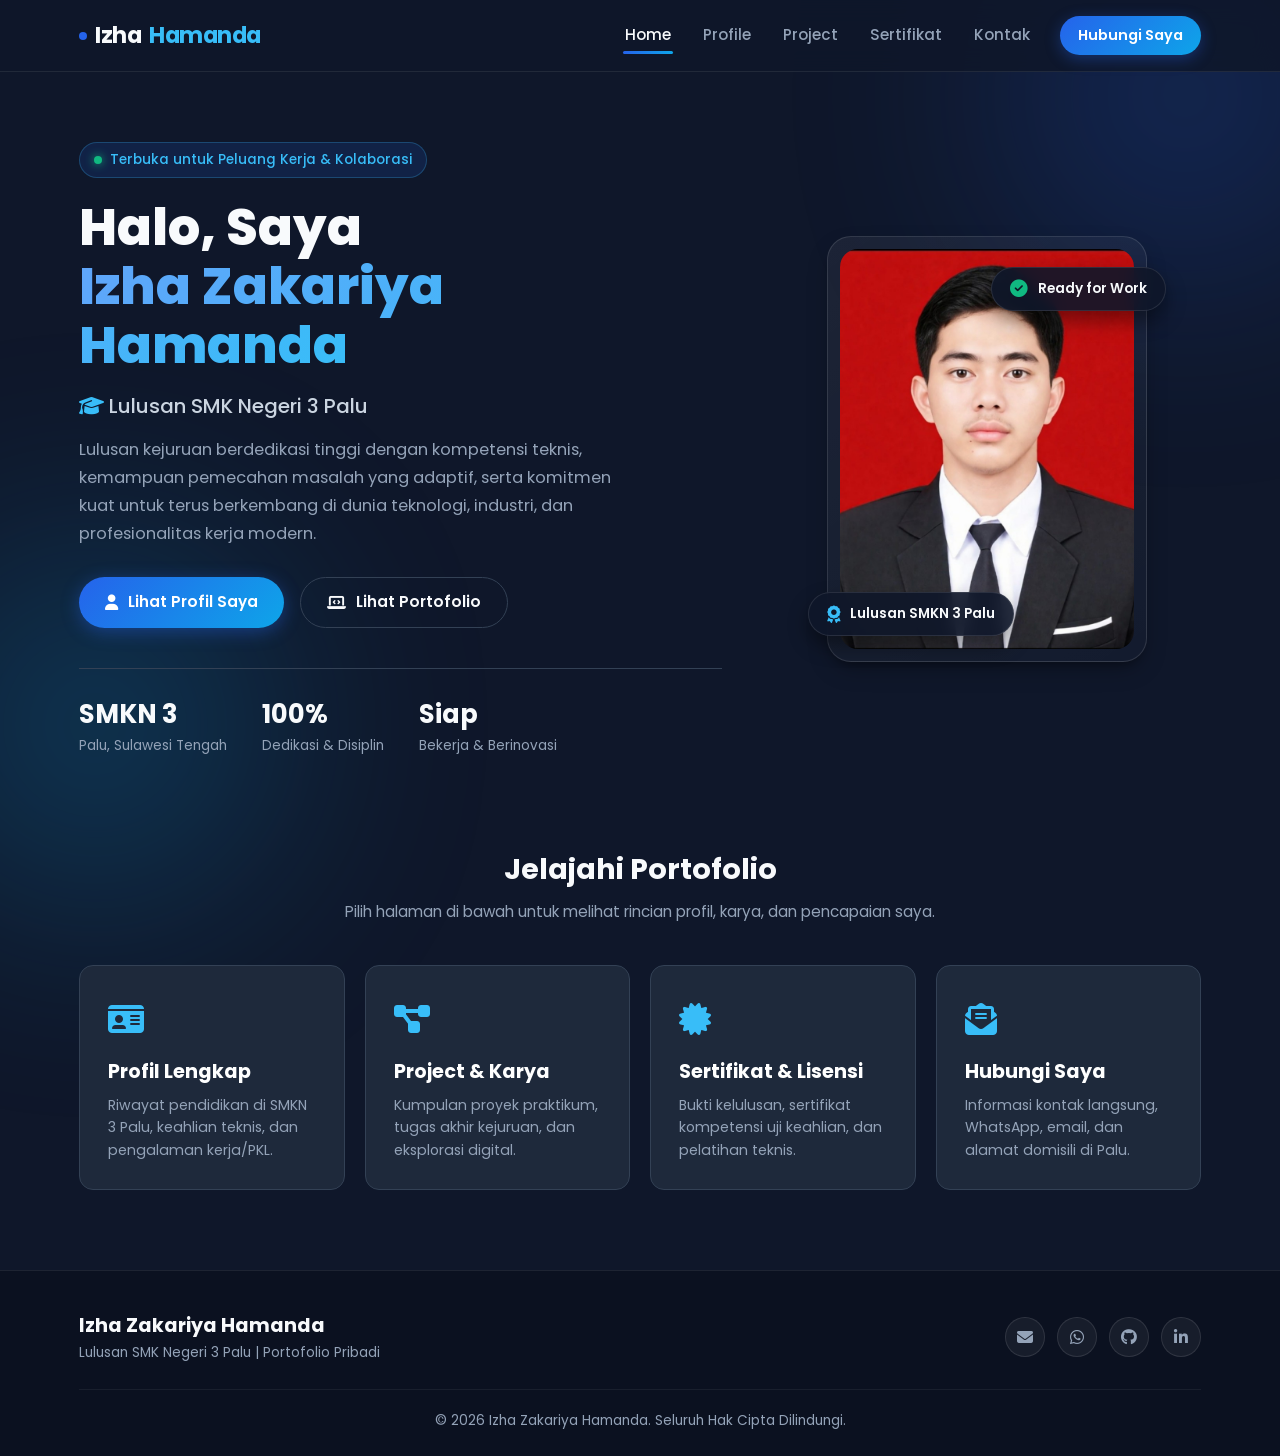
<file: index.html>
﻿<!DOCTYPE html>
<html lang="id">
<head>
  <meta charset="UTF-8">
  <meta name="viewport" content="width=device-width, initial-scale=1.0">
  <title>Izha Zakariya Hamanda | Portofolio Pribadi</title>
  <style>
/* ===================================================================
   PORTFOLIO - IZHA ZAKARIYA HAMANDA
   Lulusan SMK Negeri 3 Palu
   =================================================================== */

:root {
  --primary: #2563eb;
  --primary-hover: #1d4ed8;
  --primary-light: rgba(37, 99, 235, 0.1);
  --secondary: #0ea5e9;
  --dark-bg: #0f172a;
  --card-bg: #1e293b;
  --card-border: #334155;
  --text-main: #f8fafc;
  --text-muted: #94a3b8;
  --accent: #38bdf8;
  --success: #10b981;
  --radius-sm: 8px;
  --radius-md: 14px;
  --radius-lg: 20px;
  --shadow: 0 10px 25px -5px rgba(0, 0, 0, 0.3), 0 8px 10px -6px rgba(0, 0, 0, 0.3);
  --transition: all 0.3s ease;
  --font-family: 'Poppins', -apple-system, BlinkMacSystemFont, 'Segoe UI', Roboto, sans-serif;
}

* {
  margin: 0;
  padding: 0;
  box-sizing: border-box;
}

body {
  font-family: var(--font-family);
  background-color: var(--dark-bg);
  color: var(--text-main);
  line-height: 1.6;
  min-height: 100vh;
  display: flex;
  flex-direction: column;
  overflow-x: hidden;
}

/* Background gradient circles */
body::before, body::after {
  content: '';
  position: fixed;
  width: 350px;
  height: 350px;
  border-radius: 50%;
  filter: blur(120px);
  z-index: -1;
  opacity: 0.25;
  pointer-events: none;
}
body::before {
  top: -80px;
  right: -80px;
  background: var(--primary);
}
body::after {
  bottom: 0;
  left: -80px;
  background: var(--secondary);
}

a {
  text-decoration: none;
  color: inherit;
  transition: var(--transition);
}

ul {
  list-style: none;
}

img {
  max-width: 100%;
  display: block;
}

/* ================= CONTAINER ================= */
.container {
  width: 90%;
  max-width: 1200px;
  margin: 0 auto;
  padding: 0 15px;
}

/* ================= HEADER / NAVBAR ================= */
.header {
  position: sticky;
  top: 0;
  background: rgba(15, 23, 42, 0.85);
  backdrop-filter: blur(12px);
  -webkit-backdrop-filter: blur(12px);
  z-index: 1000;
  border-bottom: 1px solid rgba(255, 255, 255, 0.08);
  padding: 16px 0;
  transition: var(--transition);
}

.nav-container {
  display: flex;
  justify-content: space-between;
  align-items: center;
}

.logo {
  font-size: 1.4rem;
  font-weight: 700;
  letter-spacing: -0.5px;
  color: var(--text-main);
  display: flex;
  align-items: center;
  gap: 8px;
}

.logo span {
  color: var(--accent);
}

.logo .dot {
  width: 8px;
  height: 8px;
  background: var(--primary);
  border-radius: 50%;
  display: inline-block;
}

.nav-menu {
  display: flex;
  align-items: center;
  gap: 28px;
}

.nav-link {
  font-size: 0.95rem;
  font-weight: 500;
  color: var(--text-muted);
  position: relative;
  padding: 6px 2px;
}

.nav-link:hover,
.nav-link.active {
  color: var(--text-main);
}

.nav-link.active::after {
  content: '';
  position: absolute;
  bottom: 0;
  left: 0;
  width: 100%;
  height: 2.5px;
  background: linear-gradient(90deg, var(--primary), var(--secondary));
  border-radius: 2px;
}

.nav-btn {
  padding: 8px 18px;
  background: linear-gradient(135deg, var(--primary), var(--secondary));
  color: #fff !important;
  border-radius: 50px;
  font-weight: 600;
  font-size: 0.9rem;
  box-shadow: 0 4px 15px rgba(37, 99, 235, 0.35);
}

.nav-btn:hover {
  transform: translateY(-2px);
  box-shadow: 0 6px 20px rgba(37, 99, 235, 0.5);
}

.hamburger {
  display: none;
  cursor: pointer;
  background: none;
  border: none;
  color: var(--text-main);
  font-size: 1.5rem;
}

/* ================= PAGE HERO & TITLE ================= */
.page-header {
  padding: 60px 0 30px;
  text-align: center;
}

.page-header .tagline {
  color: var(--accent);
  text-transform: uppercase;
  font-size: 0.85rem;
  font-weight: 600;
  letter-spacing: 2px;
  margin-bottom: 10px;
  display: inline-block;
  background: var(--primary-light);
  padding: 4px 14px;
  border-radius: 50px;
}

.page-header h1 {
  font-size: 2.5rem;
  font-weight: 700;
  margin-bottom: 12px;
  background: linear-gradient(135deg, #fff 40%, var(--text-muted) 100%);
  -webkit-background-clip: text;
  -webkit-text-fill-color: transparent;
}

.page-header p {
  color: var(--text-muted);
  max-width: 650px;
  margin: 0 auto;
  font-size: 1.05rem;
}

/* ================= BUTTONS ================= */
.btn {
  display: inline-flex;
  align-items: center;
  gap: 10px;
  padding: 12px 26px;
  border-radius: 50px;
  font-weight: 600;
  font-size: 0.95rem;
  cursor: pointer;
  border: none;
  outline: none;
  transition: var(--transition);
}

.btn-primary {
  background: linear-gradient(135deg, var(--primary), var(--secondary));
  color: #fff;
  box-shadow: 0 4px 18px rgba(37, 99, 235, 0.4);
}

.btn-primary:hover {
  transform: translateY(-2px);
  box-shadow: 0 6px 25px rgba(37, 99, 235, 0.6);
}

.btn-outline {
  background: transparent;
  color: var(--text-main);
  border: 1.5px solid var(--card-border);
}

.btn-outline:hover {
  border-color: var(--accent);
  background: rgba(56, 189, 248, 0.08);
  transform: translateY(-2px);
}

/* ================= HERO SECTION (HOME) ================= */
.hero-section {
  padding: 70px 0 90px;
  display: flex;
  align-items: center;
  min-height: calc(85vh - 70px);
}

.hero-grid {
  display: grid;
  grid-template-columns: 1.2fr 0.8fr;
  align-items: center;
  gap: 50px;
}

.hero-badge {
  display: inline-flex;
  align-items: center;
  gap: 8px;
  padding: 6px 14px;
  background: rgba(37, 99, 235, 0.15);
  border: 1px solid rgba(56, 189, 248, 0.25);
  border-radius: 50px;
  font-size: 0.85rem;
  font-weight: 500;
  color: var(--accent);
  margin-bottom: 20px;
}

.hero-badge .pulse {
  width: 8px;
  height: 8px;
  background: var(--success);
  border-radius: 50%;
  box-shadow: 0 0 10px var(--success);
}

.hero-content h1 {
  font-size: 3.2rem;
  font-weight: 800;
  line-height: 1.15;
  margin-bottom: 16px;
}

.hero-content h1 .gradient-text {
  background: linear-gradient(135deg, #60a5fa 0%, #38bdf8 100%);
  -webkit-background-clip: text;
  -webkit-text-fill-color: transparent;
}

.hero-content .subtitle {
  font-size: 1.25rem;
  color: #cbd5e1;
  font-weight: 500;
  margin-bottom: 14px;
}

.hero-content p.desc {
  font-size: 1.02rem;
  color: var(--text-muted);
  margin-bottom: 30px;
  max-width: 540px;
  line-height: 1.7;
}

.hero-cta {
  display: flex;
  gap: 16px;
  flex-wrap: wrap;
  margin-bottom: 40px;
}

.hero-stats {
  display: flex;
  gap: 35px;
  border-top: 1px solid var(--card-border);
  padding-top: 25px;
}

.stat-item h3 {
  font-size: 1.6rem;
  font-weight: 700;
  color: var(--text-main);
}

.stat-item p {
  font-size: 0.85rem;
  color: var(--text-muted);
}

/* Photo card with glow */
.hero-image-wrapper {
  position: relative;
  display: flex;
  justify-content: center;
}

.hero-image-card {
  position: relative;
  width: 320px;
  max-width: 100%;
  border-radius: 24px;
  padding: 12px;
  background: linear-gradient(145deg, rgba(255,255,255,0.06), rgba(255,255,255,0.02));
  border: 1px solid rgba(255, 255, 255, 0.12);
  box-shadow: var(--shadow);
}

.hero-image-card img {
  width: 100%;
  height: 400px;
  object-fit: cover;
  border-radius: 18px;
}

.floating-pill {
  position: absolute;
  background: rgba(15, 23, 42, 0.9);
  backdrop-filter: blur(8px);
  border: 1px solid rgba(255, 255, 255, 0.1);
  padding: 10px 18px;
  border-radius: 50px;
  display: flex;
  align-items: center;
  gap: 10px;
  box-shadow: 0 10px 20px rgba(0,0,0,0.4);
}

.floating-pill.pill-1 {
  bottom: 25px;
  left: -20px;
}

.floating-pill.pill-2 {
  top: 30px;
  right: -20px;
}

.floating-pill i {
  color: var(--accent);
  font-size: 1.1rem;
}

.floating-pill span {
  font-size: 0.85rem;
  font-weight: 600;
}

/* ================= SECTION COMMON ================= */
.section {
  padding: 60px 0 80px;
}

.card {
  background: var(--card-bg);
  border: 1px solid var(--card-border);
  border-radius: var(--radius-md);
  padding: 28px;
  transition: var(--transition);
}

.card:hover {
  transform: translateY(-5px);
  border-color: rgba(56, 189, 248, 0.4);
  box-shadow: 0 12px 30px rgba(0, 0, 0, 0.4);
}

/* ================= PROFILE PAGE ================= */
.profile-grid {
  display: grid;
  grid-template-columns: 0.85fr 1.15fr;
  gap: 40px;
  margin-top: 30px;
}

.profile-card {
  text-align: center;
  position: sticky;
  top: 100px;
}

.profile-img-lg {
  width: 200px;
  height: 250px;
  object-fit: cover;
  border-radius: 18px;
  margin: 0 auto 20px;
  border: 2px solid rgba(56, 189, 248, 0.3);
  box-shadow: 0 8px 25px rgba(0,0,0,0.5);
}

.profile-card h2 {
  font-size: 1.5rem;
  margin-bottom: 6px;
}

.profile-card .role {
  color: var(--accent);
  font-weight: 500;
  font-size: 0.95rem;
  margin-bottom: 16px;
}

.profile-info-list {
  text-align: left;
  border-top: 1px solid var(--card-border);
  padding-top: 18px;
  margin-top: 18px;
}

.profile-info-item {
  display: flex;
  justify-content: space-between;
  padding: 8px 0;
  font-size: 0.9rem;
  border-bottom: 1px dashed rgba(255, 255, 255, 0.05);
}

.profile-info-item span:first-child {
  color: var(--text-muted);
}

.profile-info-item span:last-child {
  font-weight: 500;
  color: var(--text-main);
}

.content-block {
  margin-bottom: 35px;
}

.content-block h3 {
  font-size: 1.35rem;
  margin-bottom: 16px;
  display: flex;
  align-items: center;
  gap: 10px;
  color: var(--text-main);
  border-bottom: 2px solid rgba(255, 255, 255, 0.06);
  padding-bottom: 10px;
}

.content-block h3 i {
  color: var(--accent);
}

.skills-grid {
  display: grid;
  grid-template-columns: repeat(auto-fit, minmax(220px, 1fr));
  gap: 16px;
}

.skill-box {
  background: rgba(15, 23, 42, 0.6);
  border: 1px solid var(--card-border);
  padding: 16px;
  border-radius: var(--radius-sm);
  display: flex;
  align-items: center;
  gap: 14px;
  transition: var(--transition);
}

.skill-box:hover {
  border-color: var(--accent);
  background: rgba(37, 99, 235, 0.1);
  transform: translateY(-2px);
}

.skill-box i {
  font-size: 1.6rem;
  color: var(--accent);
}

.skill-box .skill-title {
  font-weight: 600;
  font-size: 0.95rem;
}

.skill-box .skill-level {
  font-size: 0.8rem;
  color: var(--text-muted);
}

/* Timeline */
.timeline {
  position: relative;
  padding-left: 28px;
}

.timeline::before {
  content: '';
  position: absolute;
  left: 6px;
  top: 8px;
  bottom: 0;
  width: 2px;
  background: var(--card-border);
}

.timeline-item {
  position: relative;
  margin-bottom: 28px;
}

.timeline-dot {
  position: absolute;
  left: -28px;
  top: 6px;
  width: 14px;
  height: 14px;
  border-radius: 50%;
  background: var(--primary);
  border: 3px solid var(--dark-bg);
  box-shadow: 0 0 0 2px var(--accent);
}

.timeline-content {
  background: rgba(15, 23, 42, 0.5);
  border: 1px solid var(--card-border);
  padding: 18px;
  border-radius: var(--radius-sm);
}

.timeline-year {
  font-size: 0.8rem;
  font-weight: 600;
  color: var(--accent);
  text-transform: uppercase;
  margin-bottom: 4px;
  display: inline-block;
}

.timeline-title {
  font-size: 1.1rem;
  font-weight: 600;
  color: var(--text-main);
  margin-bottom: 4px;
}

.timeline-sub {
  font-size: 0.9rem;
  color: var(--text-muted);
  margin-bottom: 8px;
}

.timeline-text {
  font-size: 0.9rem;
  color: #cbd5e1;
}

/* ================= PROJECT PAGE ================= */
.project-grid {
  display: grid;
  grid-template-columns: repeat(auto-fill, minmax(330px, 1fr));
  gap: 28px;
  margin-top: 30px;
}

.project-card {
  background: var(--card-bg);
  border: 1px solid var(--card-border);
  border-radius: var(--radius-md);
  overflow: hidden;
  display: flex;
  flex-direction: column;
  transition: var(--transition);
}

.project-card:hover {
  transform: translateY(-6px);
  border-color: rgba(56, 189, 248, 0.45);
  box-shadow: 0 15px 35px rgba(0, 0, 0, 0.5);
}

.project-thumbnail {
  position: relative;
  height: 190px;
  background: linear-gradient(135deg, #1e293b, #0f172a);
  display: flex;
  align-items: center;
  justify-content: center;
  overflow: hidden;
  border-bottom: 1px solid var(--card-border);
}

.project-thumbnail i.project-icon {
  font-size: 3.5rem;
  color: var(--accent);
  opacity: 0.85;
  transition: var(--transition);
}

.project-card:hover .project-thumbnail i.project-icon {
  transform: scale(1.1);
  color: #60a5fa;
}

.project-body {
  padding: 22px;
  display: flex;
  flex-direction: column;
  flex-grow: 1;
}

.project-tag {
  font-size: 0.75rem;
  font-weight: 600;
  text-transform: uppercase;
  color: var(--accent);
  background: rgba(37, 99, 235, 0.15);
  padding: 3px 10px;
  border-radius: 50px;
  align-self: flex-start;
  margin-bottom: 10px;
}

.project-title {
  font-size: 1.2rem;
  font-weight: 700;
  margin-bottom: 8px;
  color: var(--text-main);
}

.project-desc {
  font-size: 0.9rem;
  color: var(--text-muted);
  line-height: 1.6;
  margin-bottom: 16px;
  flex-grow: 1;
}

.project-tech {
  display: flex;
  flex-wrap: wrap;
  gap: 8px;
  margin-bottom: 18px;
}

.tech-pill {
  font-size: 0.75rem;
  background: rgba(255, 255, 255, 0.05);
  color: #cbd5e1;
  padding: 3px 9px;
  border-radius: 4px;
  border: 1px solid rgba(255, 255, 255, 0.08);
}

.project-links {
  display: flex;
  gap: 12px;
  border-top: 1px solid rgba(255, 255, 255, 0.06);
  padding-top: 14px;
}

.project-link-btn {
  font-size: 0.85rem;
  font-weight: 500;
  color: var(--accent);
  display: inline-flex;
  align-items: center;
  gap: 6px;
}

.project-link-btn:hover {
  color: #fff;
}

/* ================= SERTIFIKAT PAGE ================= */
.sertifikat-grid {
  display: grid;
  grid-template-columns: repeat(auto-fill, minmax(320px, 1fr));
  gap: 28px;
  margin-top: 30px;
}

.sertifikat-card {
  background: var(--card-bg);
  border: 1px solid var(--card-border);
  border-radius: var(--radius-md);
  padding: 24px;
  display: flex;
  flex-direction: column;
  transition: var(--transition);
  position: relative;
}

.sertifikat-card:hover {
  transform: translateY(-5px);
  border-color: rgba(56, 189, 248, 0.4);
  box-shadow: 0 12px 30px rgba(0,0,0,0.4);
}

.cert-icon-wrapper {
  width: 52px;
  height: 52px;
  border-radius: 12px;
  background: linear-gradient(135deg, rgba(37,99,235,0.2), rgba(14,165,233,0.2));
  border: 1px solid rgba(56, 189, 248, 0.3);
  display: flex;
  align-items: center;
  justify-content: center;
  margin-bottom: 16px;
}

.cert-icon-wrapper i {
  font-size: 1.5rem;
  color: var(--accent);
}

.cert-issuer {
  font-size: 0.82rem;
  color: var(--accent);
  font-weight: 600;
  margin-bottom: 6px;
}

.cert-title {
  font-size: 1.15rem;
  font-weight: 700;
  margin-bottom: 8px;
  color: var(--text-main);
}

.cert-desc {
  font-size: 0.88rem;
  color: var(--text-muted);
  margin-bottom: 16px;
  flex-grow: 1;
}

.cert-meta {
  display: flex;
  justify-content: space-between;
  align-items: center;
  font-size: 0.8rem;
  color: #94a3b8;
  border-top: 1px solid rgba(255, 255, 255, 0.08);
  padding-top: 14px;
}

.cert-badge {
  background: rgba(16, 185, 129, 0.15);
  color: var(--success);
  padding: 3px 10px;
  border-radius: 50px;
  font-weight: 600;
  font-size: 0.75rem;
}

/* ================= KONTAK PAGE ================= */
.contact-grid {
  display: grid;
  grid-template-columns: 0.9fr 1.1fr;
  gap: 40px;
  margin-top: 30px;
}

.contact-info-card {
  background: var(--card-bg);
  border: 1px solid var(--card-border);
  border-radius: var(--radius-md);
  padding: 30px;
}

.contact-info-card h2 {
  font-size: 1.6rem;
  margin-bottom: 12px;
}

.contact-info-card p.lead {
  color: var(--text-muted);
  font-size: 0.95rem;
  margin-bottom: 28px;
}

.contact-channel {
  display: flex;
  align-items: flex-start;
  gap: 16px;
  margin-bottom: 22px;
}

.channel-icon {
  width: 44px;
  height: 44px;
  border-radius: 10px;
  background: rgba(37, 99, 235, 0.15);
  border: 1px solid rgba(56, 189, 248, 0.25);
  display: flex;
  align-items: center;
  justify-content: center;
  color: var(--accent);
  font-size: 1.2rem;
  flex-shrink: 0;
}

.channel-details h4 {
  font-size: 0.95rem;
  font-weight: 600;
  color: var(--text-main);
  margin-bottom: 2px;
}

.channel-details p,
.channel-details a {
  font-size: 0.88rem;
  color: var(--text-muted);
}

.channel-details a:hover {
  color: var(--accent);
}

.contact-form-card {
  background: var(--card-bg);
  border: 1px solid var(--card-border);
  border-radius: var(--radius-md);
  padding: 32px;
}

.form-group {
  margin-bottom: 20px;
}

.form-label {
  display: block;
  font-size: 0.88rem;
  font-weight: 500;
  margin-bottom: 8px;
  color: #cbd5e1;
}

.form-control {
  width: 100%;
  background: rgba(15, 23, 42, 0.7);
  border: 1px solid var(--card-border);
  border-radius: var(--radius-sm);
  padding: 12px 16px;
  color: var(--text-main);
  font-family: inherit;
  font-size: 0.95rem;
  transition: var(--transition);
}

.form-control:focus {
  outline: none;
  border-color: var(--accent);
  box-shadow: 0 0 0 3px rgba(56, 189, 248, 0.2);
}

textarea.form-control {
  resize: vertical;
  min-height: 120px;
}

/* ================= FOOTER ================= */
.footer {
  margin-top: auto;
  background: #0b1120;
  border-top: 1px solid rgba(255, 255, 255, 0.08);
  padding: 40px 0 25px;
}

.footer-content {
  display: flex;
  justify-content: space-between;
  align-items: center;
  flex-wrap: wrap;
  gap: 20px;
  padding-bottom: 25px;
  border-bottom: 1px solid rgba(255, 255, 255, 0.06);
}

.footer-bio h3 {
  font-size: 1.2rem;
  font-weight: 700;
}

.footer-bio p {
  font-size: 0.85rem;
  color: var(--text-muted);
}

.footer-socials {
  display: flex;
  gap: 12px;
}

.social-btn {
  width: 40px;
  height: 40px;
  border-radius: 50%;
  background: rgba(255, 255, 255, 0.05);
  border: 1px solid rgba(255, 255, 255, 0.1);
  display: flex;
  align-items: center;
  justify-content: center;
  color: var(--text-muted);
  transition: var(--transition);
}

.social-btn:hover {
  color: #fff;
  background: var(--primary);
  border-color: var(--primary);
  transform: translateY(-3px);
}

.footer-bottom {
  padding-top: 20px;
  text-align: center;
  font-size: 0.85rem;
  color: var(--text-muted);
}

/* ================= RESPONSIVE ================= */
@media (max-width: 900px) {
  .hero-grid {
    grid-template-columns: 1fr;
    text-align: center;
    gap: 40px;
  }
  .hero-badge, .hero-cta, .hero-stats {
    justify-content: center;
  }
  .hero-content p.desc {
    margin: 0 auto 30px;
  }
  .profile-grid, .contact-grid {
    grid-template-columns: 1fr;
  }
  .profile-card {
    position: static;
  }
}

@media (max-width: 768px) {
  .hamburger {
    display: block;
  }
  .nav-menu {
    position: fixed;
    top: 68px;
    left: -100%;
    width: 100%;
    height: calc(100vh - 68px);
    background: rgba(15, 23, 42, 0.98);
    backdrop-filter: blur(16px);
    flex-direction: column;
    justify-content: flex-start;
    padding: 40px 20px;
    gap: 22px;
    transition: left 0.3s ease;
  }
  .nav-menu.open {
    left: 0;
  }
  .hero-content h1 {
    font-size: 2.3rem;
  }
  .page-header h1 {
    font-size: 2rem;
  }
}

  </style>
  <!-- Google Fonts & Font Awesome Icons -->
  <link rel="preconnect" href="https://fonts.googleapis.com">
  <link rel="preconnect" href="https://fonts.gstatic.com" crossorigin>
  <link href="https://fonts.googleapis.com/css2?family=Poppins:wght@300;400;500;600;700;800&display=swap" rel="stylesheet">
  <link rel="stylesheet" href="https://cdnjs.cloudflare.com/ajax/libs/font-awesome/6.5.1/css/all.min.css">
</head>
<body>

  <!-- Navigation Bar -->
  <header class="header">
    <div class="container nav-container">
      <a href="index.html" class="logo">
        <span class="dot"></span> Izha <span>Hamanda</span>
      </a>
      
      <button class="hamburger" id="hamburger" aria-label="Buka menu navigasi">
        <i class="fa-solid fa-bars"></i>
      </button>

      <nav class="nav-menu" id="navMenu">
        <a href="index.html" class="nav-link active">Home</a>
        <a href="profile.html" class="nav-link">Profile</a>
        <a href="project.html" class="nav-link">Project</a>
        <a href="sertifikat.html" class="nav-link">Sertifikat</a>
        <a href="kontak.html" class="nav-link">Kontak</a>
        <a href="kontak.html" class="nav-btn">Hubungi Saya</a>
      </nav>
    </div>
  </header>

  <!-- Hero Section -->
  <main>
    <section class="hero-section">
      <div class="container hero-grid">
        <div class="hero-content">
          <div class="hero-badge">
            <span class="pulse"></span> Terbuka untuk Peluang Kerja & Kolaborasi
          </div>
          <h1>Halo, Saya <br><span class="gradient-text">Izha Zakariya Hamanda</span></h1>
          <p class="subtitle"><i class="fa-solid fa-graduation-cap" style="color: var(--accent);"></i> Lulusan SMK Negeri 3 Palu</p>
          <p class="desc">
            Lulusan kejuruan berdedikasi tinggi dengan kompetensi teknis, kemampuan pemecahan masalah yang adaptif, serta komitmen kuat untuk terus berkembang di dunia teknologi, industri, dan profesionalitas kerja modern.
          </p>

          <div class="hero-cta">
            <a href="profile.html" class="btn btn-primary">
              <i class="fa-solid fa-user"></i> Lihat Profil Saya
            </a>
            <a href="project.html" class="btn btn-outline">
              <i class="fa-solid fa-laptop-code"></i> Lihat Portofolio
            </a>
          </div>

          <div class="hero-stats">
            <div class="stat-item">
              <h3>SMKN 3</h3>
              <p>Palu, Sulawesi Tengah</p>
            </div>
            <div class="stat-item">
              <h3>100%</h3>
              <p>Dedikasi & Disiplin</p>
            </div>
            <div class="stat-item">
              <h3>Siap</h3>
              <p>Bekerja & Berinovasi</p>
            </div>
          </div>
        </div>

        <div class="hero-image-wrapper">
          <div class="hero-image-card">
            <img src="assets/img/profile.jpg" alt="Foto Formal Izha Zakariya Hamanda">
            
            <div class="floating-pill pill-1">
              <i class="fa-solid fa-award"></i>
              <span>Lulusan SMKN 3 Palu</span>
            </div>

            <div class="floating-pill pill-2">
              <i class="fa-solid fa-circle-check" style="color: var(--success);"></i>
              <span>Ready for Work</span>
            </div>
          </div>
        </div>
      </div>
    </section>

    <!-- Fast Navigation Cards -->
    <section class="section" style="padding-top: 0;">
      <div class="container">
        <div style="text-align: center; margin-bottom: 40px;">
          <h2 style="font-size: 1.8rem; margin-bottom: 8px;">Jelajahi Portofolio</h2>
          <p style="color: var(--text-muted); font-size: 0.95rem;">Pilih halaman di bawah untuk melihat rincian profil, karya, dan pencapaian saya.</p>
        </div>

        <div style="display: grid; grid-template-columns: repeat(auto-fit, minmax(240px, 1fr)); gap: 20px;">
          <a href="profile.html" class="card" style="text-decoration: none;">
            <div style="font-size: 2rem; color: var(--accent); margin-bottom: 12px;"><i class="fa-solid fa-id-card"></i></div>
            <h3 style="font-size: 1.2rem; margin-bottom: 6px; color: #fff;">Profil Lengkap</h3>
            <p style="font-size: 0.88rem; color: var(--text-muted);">Riwayat pendidikan di SMKN 3 Palu, keahlian teknis, dan pengalaman kerja/PKL.</p>
          </a>

          <a href="project.html" class="card" style="text-decoration: none;">
            <div style="font-size: 2rem; color: var(--accent); margin-bottom: 12px;"><i class="fa-solid fa-diagram-project"></i></div>
            <h3 style="font-size: 1.2rem; margin-bottom: 6px; color: #fff;">Project & Karya</h3>
            <p style="font-size: 0.88rem; color: var(--text-muted);">Kumpulan proyek praktikum, tugas akhir kejuruan, dan eksplorasi digital.</p>
          </a>

          <a href="sertifikat.html" class="card" style="text-decoration: none;">
            <div style="font-size: 2rem; color: var(--accent); margin-bottom: 12px;"><i class="fa-solid fa-certificate"></i></div>
            <h3 style="font-size: 1.2rem; margin-bottom: 6px; color: #fff;">Sertifikat & Lisensi</h3>
            <p style="font-size: 0.88rem; color: var(--text-muted);">Bukti kelulusan, sertifikat kompetensi uji keahlian, dan pelatihan teknis.</p>
          </a>

          <a href="kontak.html" class="card" style="text-decoration: none;">
            <div style="font-size: 2rem; color: var(--accent); margin-bottom: 12px;"><i class="fa-solid fa-envelope-open-text"></i></div>
            <h3 style="font-size: 1.2rem; margin-bottom: 6px; color: #fff;">Hubungi Saya</h3>
            <p style="font-size: 0.88rem; color: var(--text-muted);">Informasi kontak langsung, WhatsApp, email, dan alamat domisili di Palu.</p>
          </a>
        </div>
      </div>
    </section>
  </main>

  <!-- Footer -->
  <footer class="footer">
    <div class="container">
      <div class="footer-content">
        <div class="footer-bio">
          <h3>Izha Zakariya Hamanda</h3>
          <p>Lulusan SMK Negeri 3 Palu | Portofolio Pribadi</p>
        </div>
        <div class="footer-socials">
          <a href="kontak.html" class="social-btn" title="Email"><i class="fa-solid fa-envelope"></i></a>
          <a href="kontak.html" class="social-btn" title="WhatsApp"><i class="fa-brands fa-whatsapp"></i></a>
          <a href="https://github.com" target="_blank" class="social-btn" title="GitHub"><i class="fa-brands fa-github"></i></a>
          <a href="https://linkedin.com" target="_blank" class="social-btn" title="LinkedIn"><i class="fa-brands fa-linkedin-in"></i></a>
        </div>
      </div>
      <div class="footer-bottom">
        <p>&copy; <span id="currentYear"></span> Izha Zakariya Hamanda. Seluruh Hak Cipta Dilindungi.</p>
      </div>
    </div>
  </footer>

  <script>
// Mobile Menu Toggle
document.addEventListener('DOMContentLoaded', () => {
  const hamburger = document.getElementById('hamburger');
  const navMenu = document.getElementById('navMenu');

  if (hamburger && navMenu) {
    hamburger.addEventListener('click', () => {
      navMenu.classList.toggle('open');
      const icon = hamburger.querySelector('i');
      if (icon) {
        if (navMenu.classList.contains('open')) {
          icon.classList.remove('fa-bars');
          icon.classList.add('fa-xmark');
        } else {
          icon.classList.remove('fa-xmark');
          icon.classList.add('fa-bars');
        }
      }
    });
  }

  // Contact Form Submission Mock
  const contactForm = document.getElementById('contactForm');
  if (contactForm) {
    contactForm.addEventListener('submit', (e) => {
      e.preventDefault();
      const name = document.getElementById('nama')?.value;
      alert(`Terima kasih ${name || 'rekan'}! Pesan Anda telah dikirim. Izha akan segera membalas.`);
      contactForm.reset();
    });
  }

  // Set current year in footer
  const yearElement = document.getElementById('currentYear');
  if (yearElement) {
    yearElement.textContent = new Date().getFullYear();
  }
});

  </script>
</body>
</html>
</file>
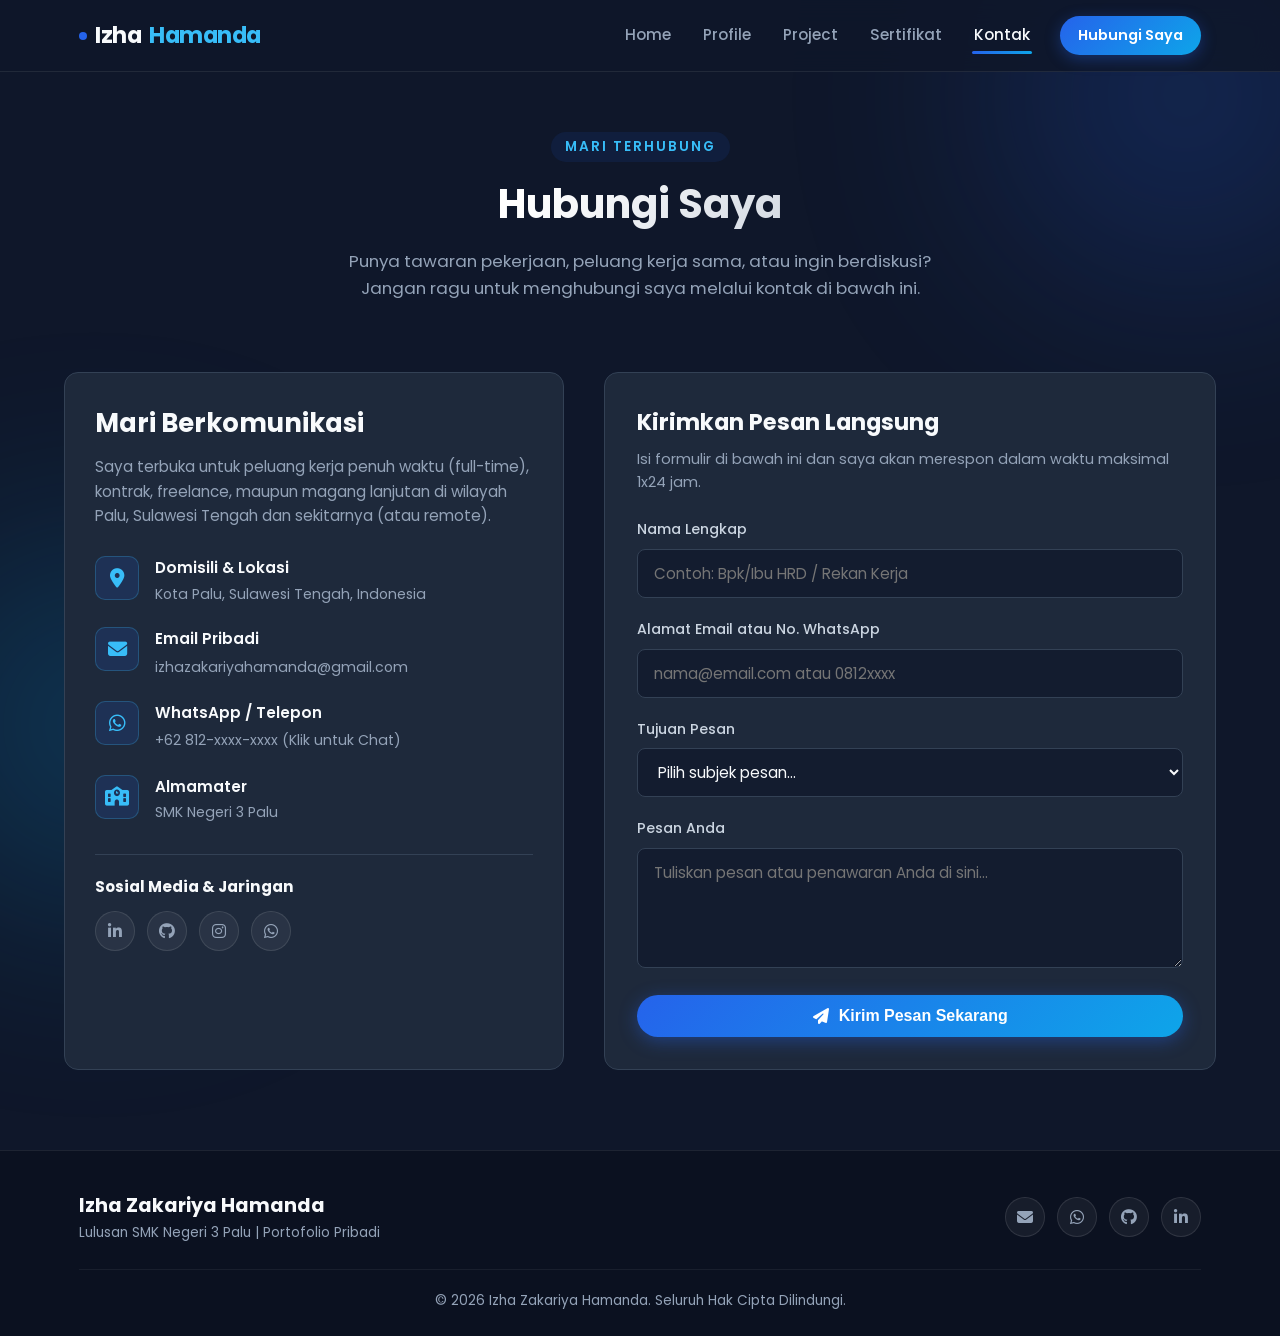
<file: kontak.html>
﻿<!DOCTYPE html>
<html lang="id">
<head>
  <meta charset="UTF-8">
  <meta name="viewport" content="width=device-width, initial-scale=1.0">
  <title>Kontak & Hubungi Saya | Izha Zakariya Hamanda</title>
  <style>
/* ===================================================================
   PORTFOLIO - IZHA ZAKARIYA HAMANDA
   Lulusan SMK Negeri 3 Palu
   =================================================================== */

:root {
  --primary: #2563eb;
  --primary-hover: #1d4ed8;
  --primary-light: rgba(37, 99, 235, 0.1);
  --secondary: #0ea5e9;
  --dark-bg: #0f172a;
  --card-bg: #1e293b;
  --card-border: #334155;
  --text-main: #f8fafc;
  --text-muted: #94a3b8;
  --accent: #38bdf8;
  --success: #10b981;
  --radius-sm: 8px;
  --radius-md: 14px;
  --radius-lg: 20px;
  --shadow: 0 10px 25px -5px rgba(0, 0, 0, 0.3), 0 8px 10px -6px rgba(0, 0, 0, 0.3);
  --transition: all 0.3s ease;
  --font-family: 'Poppins', -apple-system, BlinkMacSystemFont, 'Segoe UI', Roboto, sans-serif;
}

* {
  margin: 0;
  padding: 0;
  box-sizing: border-box;
}

body {
  font-family: var(--font-family);
  background-color: var(--dark-bg);
  color: var(--text-main);
  line-height: 1.6;
  min-height: 100vh;
  display: flex;
  flex-direction: column;
  overflow-x: hidden;
}

/* Background gradient circles */
body::before, body::after {
  content: '';
  position: fixed;
  width: 350px;
  height: 350px;
  border-radius: 50%;
  filter: blur(120px);
  z-index: -1;
  opacity: 0.25;
  pointer-events: none;
}
body::before {
  top: -80px;
  right: -80px;
  background: var(--primary);
}
body::after {
  bottom: 0;
  left: -80px;
  background: var(--secondary);
}

a {
  text-decoration: none;
  color: inherit;
  transition: var(--transition);
}

ul {
  list-style: none;
}

img {
  max-width: 100%;
  display: block;
}

/* ================= CONTAINER ================= */
.container {
  width: 90%;
  max-width: 1200px;
  margin: 0 auto;
  padding: 0 15px;
}

/* ================= HEADER / NAVBAR ================= */
.header {
  position: sticky;
  top: 0;
  background: rgba(15, 23, 42, 0.85);
  backdrop-filter: blur(12px);
  -webkit-backdrop-filter: blur(12px);
  z-index: 1000;
  border-bottom: 1px solid rgba(255, 255, 255, 0.08);
  padding: 16px 0;
  transition: var(--transition);
}

.nav-container {
  display: flex;
  justify-content: space-between;
  align-items: center;
}

.logo {
  font-size: 1.4rem;
  font-weight: 700;
  letter-spacing: -0.5px;
  color: var(--text-main);
  display: flex;
  align-items: center;
  gap: 8px;
}

.logo span {
  color: var(--accent);
}

.logo .dot {
  width: 8px;
  height: 8px;
  background: var(--primary);
  border-radius: 50%;
  display: inline-block;
}

.nav-menu {
  display: flex;
  align-items: center;
  gap: 28px;
}

.nav-link {
  font-size: 0.95rem;
  font-weight: 500;
  color: var(--text-muted);
  position: relative;
  padding: 6px 2px;
}

.nav-link:hover,
.nav-link.active {
  color: var(--text-main);
}

.nav-link.active::after {
  content: '';
  position: absolute;
  bottom: 0;
  left: 0;
  width: 100%;
  height: 2.5px;
  background: linear-gradient(90deg, var(--primary), var(--secondary));
  border-radius: 2px;
}

.nav-btn {
  padding: 8px 18px;
  background: linear-gradient(135deg, var(--primary), var(--secondary));
  color: #fff !important;
  border-radius: 50px;
  font-weight: 600;
  font-size: 0.9rem;
  box-shadow: 0 4px 15px rgba(37, 99, 235, 0.35);
}

.nav-btn:hover {
  transform: translateY(-2px);
  box-shadow: 0 6px 20px rgba(37, 99, 235, 0.5);
}

.hamburger {
  display: none;
  cursor: pointer;
  background: none;
  border: none;
  color: var(--text-main);
  font-size: 1.5rem;
}

/* ================= PAGE HERO & TITLE ================= */
.page-header {
  padding: 60px 0 30px;
  text-align: center;
}

.page-header .tagline {
  color: var(--accent);
  text-transform: uppercase;
  font-size: 0.85rem;
  font-weight: 600;
  letter-spacing: 2px;
  margin-bottom: 10px;
  display: inline-block;
  background: var(--primary-light);
  padding: 4px 14px;
  border-radius: 50px;
}

.page-header h1 {
  font-size: 2.5rem;
  font-weight: 700;
  margin-bottom: 12px;
  background: linear-gradient(135deg, #fff 40%, var(--text-muted) 100%);
  -webkit-background-clip: text;
  -webkit-text-fill-color: transparent;
}

.page-header p {
  color: var(--text-muted);
  max-width: 650px;
  margin: 0 auto;
  font-size: 1.05rem;
}

/* ================= BUTTONS ================= */
.btn {
  display: inline-flex;
  align-items: center;
  gap: 10px;
  padding: 12px 26px;
  border-radius: 50px;
  font-weight: 600;
  font-size: 0.95rem;
  cursor: pointer;
  border: none;
  outline: none;
  transition: var(--transition);
}

.btn-primary {
  background: linear-gradient(135deg, var(--primary), var(--secondary));
  color: #fff;
  box-shadow: 0 4px 18px rgba(37, 99, 235, 0.4);
}

.btn-primary:hover {
  transform: translateY(-2px);
  box-shadow: 0 6px 25px rgba(37, 99, 235, 0.6);
}

.btn-outline {
  background: transparent;
  color: var(--text-main);
  border: 1.5px solid var(--card-border);
}

.btn-outline:hover {
  border-color: var(--accent);
  background: rgba(56, 189, 248, 0.08);
  transform: translateY(-2px);
}

/* ================= HERO SECTION (HOME) ================= */
.hero-section {
  padding: 70px 0 90px;
  display: flex;
  align-items: center;
  min-height: calc(85vh - 70px);
}

.hero-grid {
  display: grid;
  grid-template-columns: 1.2fr 0.8fr;
  align-items: center;
  gap: 50px;
}

.hero-badge {
  display: inline-flex;
  align-items: center;
  gap: 8px;
  padding: 6px 14px;
  background: rgba(37, 99, 235, 0.15);
  border: 1px solid rgba(56, 189, 248, 0.25);
  border-radius: 50px;
  font-size: 0.85rem;
  font-weight: 500;
  color: var(--accent);
  margin-bottom: 20px;
}

.hero-badge .pulse {
  width: 8px;
  height: 8px;
  background: var(--success);
  border-radius: 50%;
  box-shadow: 0 0 10px var(--success);
}

.hero-content h1 {
  font-size: 3.2rem;
  font-weight: 800;
  line-height: 1.15;
  margin-bottom: 16px;
}

.hero-content h1 .gradient-text {
  background: linear-gradient(135deg, #60a5fa 0%, #38bdf8 100%);
  -webkit-background-clip: text;
  -webkit-text-fill-color: transparent;
}

.hero-content .subtitle {
  font-size: 1.25rem;
  color: #cbd5e1;
  font-weight: 500;
  margin-bottom: 14px;
}

.hero-content p.desc {
  font-size: 1.02rem;
  color: var(--text-muted);
  margin-bottom: 30px;
  max-width: 540px;
  line-height: 1.7;
}

.hero-cta {
  display: flex;
  gap: 16px;
  flex-wrap: wrap;
  margin-bottom: 40px;
}

.hero-stats {
  display: flex;
  gap: 35px;
  border-top: 1px solid var(--card-border);
  padding-top: 25px;
}

.stat-item h3 {
  font-size: 1.6rem;
  font-weight: 700;
  color: var(--text-main);
}

.stat-item p {
  font-size: 0.85rem;
  color: var(--text-muted);
}

/* Photo card with glow */
.hero-image-wrapper {
  position: relative;
  display: flex;
  justify-content: center;
}

.hero-image-card {
  position: relative;
  width: 320px;
  max-width: 100%;
  border-radius: 24px;
  padding: 12px;
  background: linear-gradient(145deg, rgba(255,255,255,0.06), rgba(255,255,255,0.02));
  border: 1px solid rgba(255, 255, 255, 0.12);
  box-shadow: var(--shadow);
}

.hero-image-card img {
  width: 100%;
  height: 400px;
  object-fit: cover;
  border-radius: 18px;
}

.floating-pill {
  position: absolute;
  background: rgba(15, 23, 42, 0.9);
  backdrop-filter: blur(8px);
  border: 1px solid rgba(255, 255, 255, 0.1);
  padding: 10px 18px;
  border-radius: 50px;
  display: flex;
  align-items: center;
  gap: 10px;
  box-shadow: 0 10px 20px rgba(0,0,0,0.4);
}

.floating-pill.pill-1 {
  bottom: 25px;
  left: -20px;
}

.floating-pill.pill-2 {
  top: 30px;
  right: -20px;
}

.floating-pill i {
  color: var(--accent);
  font-size: 1.1rem;
}

.floating-pill span {
  font-size: 0.85rem;
  font-weight: 600;
}

/* ================= SECTION COMMON ================= */
.section {
  padding: 60px 0 80px;
}

.card {
  background: var(--card-bg);
  border: 1px solid var(--card-border);
  border-radius: var(--radius-md);
  padding: 28px;
  transition: var(--transition);
}

.card:hover {
  transform: translateY(-5px);
  border-color: rgba(56, 189, 248, 0.4);
  box-shadow: 0 12px 30px rgba(0, 0, 0, 0.4);
}

/* ================= PROFILE PAGE ================= */
.profile-grid {
  display: grid;
  grid-template-columns: 0.85fr 1.15fr;
  gap: 40px;
  margin-top: 30px;
}

.profile-card {
  text-align: center;
  position: sticky;
  top: 100px;
}

.profile-img-lg {
  width: 200px;
  height: 250px;
  object-fit: cover;
  border-radius: 18px;
  margin: 0 auto 20px;
  border: 2px solid rgba(56, 189, 248, 0.3);
  box-shadow: 0 8px 25px rgba(0,0,0,0.5);
}

.profile-card h2 {
  font-size: 1.5rem;
  margin-bottom: 6px;
}

.profile-card .role {
  color: var(--accent);
  font-weight: 500;
  font-size: 0.95rem;
  margin-bottom: 16px;
}

.profile-info-list {
  text-align: left;
  border-top: 1px solid var(--card-border);
  padding-top: 18px;
  margin-top: 18px;
}

.profile-info-item {
  display: flex;
  justify-content: space-between;
  padding: 8px 0;
  font-size: 0.9rem;
  border-bottom: 1px dashed rgba(255, 255, 255, 0.05);
}

.profile-info-item span:first-child {
  color: var(--text-muted);
}

.profile-info-item span:last-child {
  font-weight: 500;
  color: var(--text-main);
}

.content-block {
  margin-bottom: 35px;
}

.content-block h3 {
  font-size: 1.35rem;
  margin-bottom: 16px;
  display: flex;
  align-items: center;
  gap: 10px;
  color: var(--text-main);
  border-bottom: 2px solid rgba(255, 255, 255, 0.06);
  padding-bottom: 10px;
}

.content-block h3 i {
  color: var(--accent);
}

.skills-grid {
  display: grid;
  grid-template-columns: repeat(auto-fit, minmax(220px, 1fr));
  gap: 16px;
}

.skill-box {
  background: rgba(15, 23, 42, 0.6);
  border: 1px solid var(--card-border);
  padding: 16px;
  border-radius: var(--radius-sm);
  display: flex;
  align-items: center;
  gap: 14px;
  transition: var(--transition);
}

.skill-box:hover {
  border-color: var(--accent);
  background: rgba(37, 99, 235, 0.1);
  transform: translateY(-2px);
}

.skill-box i {
  font-size: 1.6rem;
  color: var(--accent);
}

.skill-box .skill-title {
  font-weight: 600;
  font-size: 0.95rem;
}

.skill-box .skill-level {
  font-size: 0.8rem;
  color: var(--text-muted);
}

/* Timeline */
.timeline {
  position: relative;
  padding-left: 28px;
}

.timeline::before {
  content: '';
  position: absolute;
  left: 6px;
  top: 8px;
  bottom: 0;
  width: 2px;
  background: var(--card-border);
}

.timeline-item {
  position: relative;
  margin-bottom: 28px;
}

.timeline-dot {
  position: absolute;
  left: -28px;
  top: 6px;
  width: 14px;
  height: 14px;
  border-radius: 50%;
  background: var(--primary);
  border: 3px solid var(--dark-bg);
  box-shadow: 0 0 0 2px var(--accent);
}

.timeline-content {
  background: rgba(15, 23, 42, 0.5);
  border: 1px solid var(--card-border);
  padding: 18px;
  border-radius: var(--radius-sm);
}

.timeline-year {
  font-size: 0.8rem;
  font-weight: 600;
  color: var(--accent);
  text-transform: uppercase;
  margin-bottom: 4px;
  display: inline-block;
}

.timeline-title {
  font-size: 1.1rem;
  font-weight: 600;
  color: var(--text-main);
  margin-bottom: 4px;
}

.timeline-sub {
  font-size: 0.9rem;
  color: var(--text-muted);
  margin-bottom: 8px;
}

.timeline-text {
  font-size: 0.9rem;
  color: #cbd5e1;
}

/* ================= PROJECT PAGE ================= */
.project-grid {
  display: grid;
  grid-template-columns: repeat(auto-fill, minmax(330px, 1fr));
  gap: 28px;
  margin-top: 30px;
}

.project-card {
  background: var(--card-bg);
  border: 1px solid var(--card-border);
  border-radius: var(--radius-md);
  overflow: hidden;
  display: flex;
  flex-direction: column;
  transition: var(--transition);
}

.project-card:hover {
  transform: translateY(-6px);
  border-color: rgba(56, 189, 248, 0.45);
  box-shadow: 0 15px 35px rgba(0, 0, 0, 0.5);
}

.project-thumbnail {
  position: relative;
  height: 190px;
  background: linear-gradient(135deg, #1e293b, #0f172a);
  display: flex;
  align-items: center;
  justify-content: center;
  overflow: hidden;
  border-bottom: 1px solid var(--card-border);
}

.project-thumbnail i.project-icon {
  font-size: 3.5rem;
  color: var(--accent);
  opacity: 0.85;
  transition: var(--transition);
}

.project-card:hover .project-thumbnail i.project-icon {
  transform: scale(1.1);
  color: #60a5fa;
}

.project-body {
  padding: 22px;
  display: flex;
  flex-direction: column;
  flex-grow: 1;
}

.project-tag {
  font-size: 0.75rem;
  font-weight: 600;
  text-transform: uppercase;
  color: var(--accent);
  background: rgba(37, 99, 235, 0.15);
  padding: 3px 10px;
  border-radius: 50px;
  align-self: flex-start;
  margin-bottom: 10px;
}

.project-title {
  font-size: 1.2rem;
  font-weight: 700;
  margin-bottom: 8px;
  color: var(--text-main);
}

.project-desc {
  font-size: 0.9rem;
  color: var(--text-muted);
  line-height: 1.6;
  margin-bottom: 16px;
  flex-grow: 1;
}

.project-tech {
  display: flex;
  flex-wrap: wrap;
  gap: 8px;
  margin-bottom: 18px;
}

.tech-pill {
  font-size: 0.75rem;
  background: rgba(255, 255, 255, 0.05);
  color: #cbd5e1;
  padding: 3px 9px;
  border-radius: 4px;
  border: 1px solid rgba(255, 255, 255, 0.08);
}

.project-links {
  display: flex;
  gap: 12px;
  border-top: 1px solid rgba(255, 255, 255, 0.06);
  padding-top: 14px;
}

.project-link-btn {
  font-size: 0.85rem;
  font-weight: 500;
  color: var(--accent);
  display: inline-flex;
  align-items: center;
  gap: 6px;
}

.project-link-btn:hover {
  color: #fff;
}

/* ================= SERTIFIKAT PAGE ================= */
.sertifikat-grid {
  display: grid;
  grid-template-columns: repeat(auto-fill, minmax(320px, 1fr));
  gap: 28px;
  margin-top: 30px;
}

.sertifikat-card {
  background: var(--card-bg);
  border: 1px solid var(--card-border);
  border-radius: var(--radius-md);
  padding: 24px;
  display: flex;
  flex-direction: column;
  transition: var(--transition);
  position: relative;
}

.sertifikat-card:hover {
  transform: translateY(-5px);
  border-color: rgba(56, 189, 248, 0.4);
  box-shadow: 0 12px 30px rgba(0,0,0,0.4);
}

.cert-icon-wrapper {
  width: 52px;
  height: 52px;
  border-radius: 12px;
  background: linear-gradient(135deg, rgba(37,99,235,0.2), rgba(14,165,233,0.2));
  border: 1px solid rgba(56, 189, 248, 0.3);
  display: flex;
  align-items: center;
  justify-content: center;
  margin-bottom: 16px;
}

.cert-icon-wrapper i {
  font-size: 1.5rem;
  color: var(--accent);
}

.cert-issuer {
  font-size: 0.82rem;
  color: var(--accent);
  font-weight: 600;
  margin-bottom: 6px;
}

.cert-title {
  font-size: 1.15rem;
  font-weight: 700;
  margin-bottom: 8px;
  color: var(--text-main);
}

.cert-desc {
  font-size: 0.88rem;
  color: var(--text-muted);
  margin-bottom: 16px;
  flex-grow: 1;
}

.cert-meta {
  display: flex;
  justify-content: space-between;
  align-items: center;
  font-size: 0.8rem;
  color: #94a3b8;
  border-top: 1px solid rgba(255, 255, 255, 0.08);
  padding-top: 14px;
}

.cert-badge {
  background: rgba(16, 185, 129, 0.15);
  color: var(--success);
  padding: 3px 10px;
  border-radius: 50px;
  font-weight: 600;
  font-size: 0.75rem;
}

/* ================= KONTAK PAGE ================= */
.contact-grid {
  display: grid;
  grid-template-columns: 0.9fr 1.1fr;
  gap: 40px;
  margin-top: 30px;
}

.contact-info-card {
  background: var(--card-bg);
  border: 1px solid var(--card-border);
  border-radius: var(--radius-md);
  padding: 30px;
}

.contact-info-card h2 {
  font-size: 1.6rem;
  margin-bottom: 12px;
}

.contact-info-card p.lead {
  color: var(--text-muted);
  font-size: 0.95rem;
  margin-bottom: 28px;
}

.contact-channel {
  display: flex;
  align-items: flex-start;
  gap: 16px;
  margin-bottom: 22px;
}

.channel-icon {
  width: 44px;
  height: 44px;
  border-radius: 10px;
  background: rgba(37, 99, 235, 0.15);
  border: 1px solid rgba(56, 189, 248, 0.25);
  display: flex;
  align-items: center;
  justify-content: center;
  color: var(--accent);
  font-size: 1.2rem;
  flex-shrink: 0;
}

.channel-details h4 {
  font-size: 0.95rem;
  font-weight: 600;
  color: var(--text-main);
  margin-bottom: 2px;
}

.channel-details p,
.channel-details a {
  font-size: 0.88rem;
  color: var(--text-muted);
}

.channel-details a:hover {
  color: var(--accent);
}

.contact-form-card {
  background: var(--card-bg);
  border: 1px solid var(--card-border);
  border-radius: var(--radius-md);
  padding: 32px;
}

.form-group {
  margin-bottom: 20px;
}

.form-label {
  display: block;
  font-size: 0.88rem;
  font-weight: 500;
  margin-bottom: 8px;
  color: #cbd5e1;
}

.form-control {
  width: 100%;
  background: rgba(15, 23, 42, 0.7);
  border: 1px solid var(--card-border);
  border-radius: var(--radius-sm);
  padding: 12px 16px;
  color: var(--text-main);
  font-family: inherit;
  font-size: 0.95rem;
  transition: var(--transition);
}

.form-control:focus {
  outline: none;
  border-color: var(--accent);
  box-shadow: 0 0 0 3px rgba(56, 189, 248, 0.2);
}

textarea.form-control {
  resize: vertical;
  min-height: 120px;
}

/* ================= FOOTER ================= */
.footer {
  margin-top: auto;
  background: #0b1120;
  border-top: 1px solid rgba(255, 255, 255, 0.08);
  padding: 40px 0 25px;
}

.footer-content {
  display: flex;
  justify-content: space-between;
  align-items: center;
  flex-wrap: wrap;
  gap: 20px;
  padding-bottom: 25px;
  border-bottom: 1px solid rgba(255, 255, 255, 0.06);
}

.footer-bio h3 {
  font-size: 1.2rem;
  font-weight: 700;
}

.footer-bio p {
  font-size: 0.85rem;
  color: var(--text-muted);
}

.footer-socials {
  display: flex;
  gap: 12px;
}

.social-btn {
  width: 40px;
  height: 40px;
  border-radius: 50%;
  background: rgba(255, 255, 255, 0.05);
  border: 1px solid rgba(255, 255, 255, 0.1);
  display: flex;
  align-items: center;
  justify-content: center;
  color: var(--text-muted);
  transition: var(--transition);
}

.social-btn:hover {
  color: #fff;
  background: var(--primary);
  border-color: var(--primary);
  transform: translateY(-3px);
}

.footer-bottom {
  padding-top: 20px;
  text-align: center;
  font-size: 0.85rem;
  color: var(--text-muted);
}

/* ================= RESPONSIVE ================= */
@media (max-width: 900px) {
  .hero-grid {
    grid-template-columns: 1fr;
    text-align: center;
    gap: 40px;
  }
  .hero-badge, .hero-cta, .hero-stats {
    justify-content: center;
  }
  .hero-content p.desc {
    margin: 0 auto 30px;
  }
  .profile-grid, .contact-grid {
    grid-template-columns: 1fr;
  }
  .profile-card {
    position: static;
  }
}

@media (max-width: 768px) {
  .hamburger {
    display: block;
  }
  .nav-menu {
    position: fixed;
    top: 68px;
    left: -100%;
    width: 100%;
    height: calc(100vh - 68px);
    background: rgba(15, 23, 42, 0.98);
    backdrop-filter: blur(16px);
    flex-direction: column;
    justify-content: flex-start;
    padding: 40px 20px;
    gap: 22px;
    transition: left 0.3s ease;
  }
  .nav-menu.open {
    left: 0;
  }
  .hero-content h1 {
    font-size: 2.3rem;
  }
  .page-header h1 {
    font-size: 2rem;
  }
}

  </style>
  <!-- Google Fonts & Font Awesome Icons -->
  <link rel="preconnect" href="https://fonts.googleapis.com">
  <link rel="preconnect" href="https://fonts.gstatic.com" crossorigin>
  <link href="https://fonts.googleapis.com/css2?family=Poppins:wght@300;400;500;600;700;800&display=swap" rel="stylesheet">
  <link rel="stylesheet" href="https://cdnjs.cloudflare.com/ajax/libs/font-awesome/6.5.1/css/all.min.css">
</head>
<body>

  <!-- Navigation Bar -->
  <header class="header">
    <div class="container nav-container">
      <a href="index.html" class="logo">
        <span class="dot"></span> Izha <span>Hamanda</span>
      </a>
      
      <button class="hamburger" id="hamburger" aria-label="Buka menu navigasi">
        <i class="fa-solid fa-bars"></i>
      </button>

      <nav class="nav-menu" id="navMenu">
        <a href="index.html" class="nav-link">Home</a>
        <a href="profile.html" class="nav-link">Profile</a>
        <a href="project.html" class="nav-link">Project</a>
        <a href="sertifikat.html" class="nav-link">Sertifikat</a>
        <a href="kontak.html" class="nav-link active">Kontak</a>
        <a href="kontak.html" class="nav-btn">Hubungi Saya</a>
      </nav>
    </div>
  </header>

  <!-- Page Header -->
  <header class="page-header container">
    <span class="tagline">Mari Terhubung</span>
    <h1>Hubungi Saya</h1>
    <p>Punya tawaran pekerjaan, peluang kerja sama, atau ingin berdiskusi? Jangan ragu untuk menghubungi saya melalui kontak di bawah ini.</p>
  </header>

  <!-- Main Content -->
  <main class="container section" style="padding-top: 10px;">
    
    <div class="contact-grid">
      
      <!-- Contact Information Card -->
      <div class="contact-info-card">
        <h2>Mari Berkomunikasi</h2>
        <p class="lead">
          Saya terbuka untuk peluang kerja penuh waktu (full-time), kontrak, freelance, maupun magang lanjutan di wilayah Palu, Sulawesi Tengah dan sekitarnya (atau remote).
        </p>

        <div class="contact-channel">
          <div class="channel-icon">
            <i class="fa-solid fa-location-dot"></i>
          </div>
          <div class="channel-details">
            <h4>Domisili & Lokasi</h4>
            <p>Kota Palu, Sulawesi Tengah, Indonesia</p>
          </div>
        </div>

        <div class="contact-channel">
          <div class="channel-icon">
            <i class="fa-solid fa-envelope"></i>
          </div>
          <div class="channel-details">
            <h4>Email Pribadi</h4>
            <a href="mailto:izhazakariyahamanda@gmail.com">izhazakariyahamanda@gmail.com</a>
          </div>
        </div>

        <div class="contact-channel">
          <div class="channel-icon">
            <i class="fa-brands fa-whatsapp"></i>
          </div>
          <div class="channel-details">
            <h4>WhatsApp / Telepon</h4>
            <a href="https://wa.me/6281234567890" target="_blank">+62 812-xxxx-xxxx (Klik untuk Chat)</a>
          </div>
        </div>

        <div class="contact-channel">
          <div class="channel-icon">
            <i class="fa-solid fa-school"></i>
          </div>
          <div class="channel-details">
            <h4>Almamater</h4>
            <p>SMK Negeri 3 Palu</p>
          </div>
        </div>

        <div style="margin-top: 30px; border-top: 1px solid var(--card-border); padding-top: 20px;">
          <h4 style="font-size: 0.95rem; margin-bottom: 12px; color: var(--text-main);">Sosial Media & Jaringan</h4>
          <div style="display: flex; gap: 12px;">
            <a href="https://linkedin.com" target="_blank" class="social-btn" title="LinkedIn"><i class="fa-brands fa-linkedin-in"></i></a>
            <a href="https://github.com" target="_blank" class="social-btn" title="GitHub"><i class="fa-brands fa-github"></i></a>
            <a href="https://instagram.com" target="_blank" class="social-btn" title="Instagram"><i class="fa-brands fa-instagram"></i></a>
            <a href="https://wa.me/6281234567890" target="_blank" class="social-btn" title="WhatsApp"><i class="fa-brands fa-whatsapp"></i></a>
          </div>
        </div>
      </div>

      <!-- Contact Form -->
      <div class="contact-form-card">
        <h3 style="font-size: 1.4rem; margin-bottom: 8px;">Kirimkan Pesan Langsung</h3>
        <p style="color: var(--text-muted); font-size: 0.9rem; margin-bottom: 24px;">
          Isi formulir di bawah ini dan saya akan merespon dalam waktu maksimal 1x24 jam.
        </p>

        <form id="contactForm">
          <div class="form-group">
            <label for="nama" class="form-label">Nama Lengkap</label>
            <input type="text" id="nama" class="form-control" placeholder="Contoh: Bpk/Ibu HRD / Rekan Kerja" required>
          </div>

          <div class="form-group">
            <label for="email" class="form-label">Alamat Email atau No. WhatsApp</label>
            <input type="text" id="email" class="form-control" placeholder="nama@email.com atau 0812xxxx" required>
          </div>

          <div class="form-group">
            <label for="subjek" class="form-label">Tujuan Pesan</label>
            <select id="subjek" class="form-control" required style="cursor: pointer;">
              <option value="" disabled selected>Pilih subjek pesan...</option>
              <option value="lowongan">Peluang Kerja / Rekrutmen Perusahaan</option>
              <option value="proyek">Penawaran Proyek / Jasa Teknis</option>
              <option value="pertanyaan">Pertanyaan Umum / Diskusi</option>
            </select>
          </div>

          <div class="form-group">
            <label for="pesan" class="form-label">Pesan Anda</label>
            <textarea id="pesan" class="form-control" placeholder="Tuliskan pesan atau penawaran Anda di sini..." required></textarea>
          </div>

          <button type="submit" class="btn btn-primary" style="width: 100%; justify-content: center; font-size: 1rem;">
            <i class="fa-solid fa-paper-plane"></i> Kirim Pesan Sekarang
          </button>
        </form>
      </div>

    </div>

  </main>

  <!-- Footer -->
  <footer class="footer">
    <div class="container">
      <div class="footer-content">
        <div class="footer-bio">
          <h3>Izha Zakariya Hamanda</h3>
          <p>Lulusan SMK Negeri 3 Palu | Portofolio Pribadi</p>
        </div>
        <div class="footer-socials">
          <a href="kontak.html" class="social-btn" title="Email"><i class="fa-solid fa-envelope"></i></a>
          <a href="kontak.html" class="social-btn" title="WhatsApp"><i class="fa-brands fa-whatsapp"></i></a>
          <a href="https://github.com" target="_blank" class="social-btn" title="GitHub"><i class="fa-brands fa-github"></i></a>
          <a href="https://linkedin.com" target="_blank" class="social-btn" title="LinkedIn"><i class="fa-brands fa-linkedin-in"></i></a>
        </div>
      </div>
      <div class="footer-bottom">
        <p>&copy; <span id="currentYear"></span> Izha Zakariya Hamanda. Seluruh Hak Cipta Dilindungi.</p>
      </div>
    </div>
  </footer>

  <script>
// Mobile Menu Toggle
document.addEventListener('DOMContentLoaded', () => {
  const hamburger = document.getElementById('hamburger');
  const navMenu = document.getElementById('navMenu');

  if (hamburger && navMenu) {
    hamburger.addEventListener('click', () => {
      navMenu.classList.toggle('open');
      const icon = hamburger.querySelector('i');
      if (icon) {
        if (navMenu.classList.contains('open')) {
          icon.classList.remove('fa-bars');
          icon.classList.add('fa-xmark');
        } else {
          icon.classList.remove('fa-xmark');
          icon.classList.add('fa-bars');
        }
      }
    });
  }

  // Contact Form Submission Mock
  const contactForm = document.getElementById('contactForm');
  if (contactForm) {
    contactForm.addEventListener('submit', (e) => {
      e.preventDefault();
      const name = document.getElementById('nama')?.value;
      alert(`Terima kasih ${name || 'rekan'}! Pesan Anda telah dikirim. Izha akan segera membalas.`);
      contactForm.reset();
    });
  }

  // Set current year in footer
  const yearElement = document.getElementById('currentYear');
  if (yearElement) {
    yearElement.textContent = new Date().getFullYear();
  }
});

  </script>
</body>
</html>
</file>
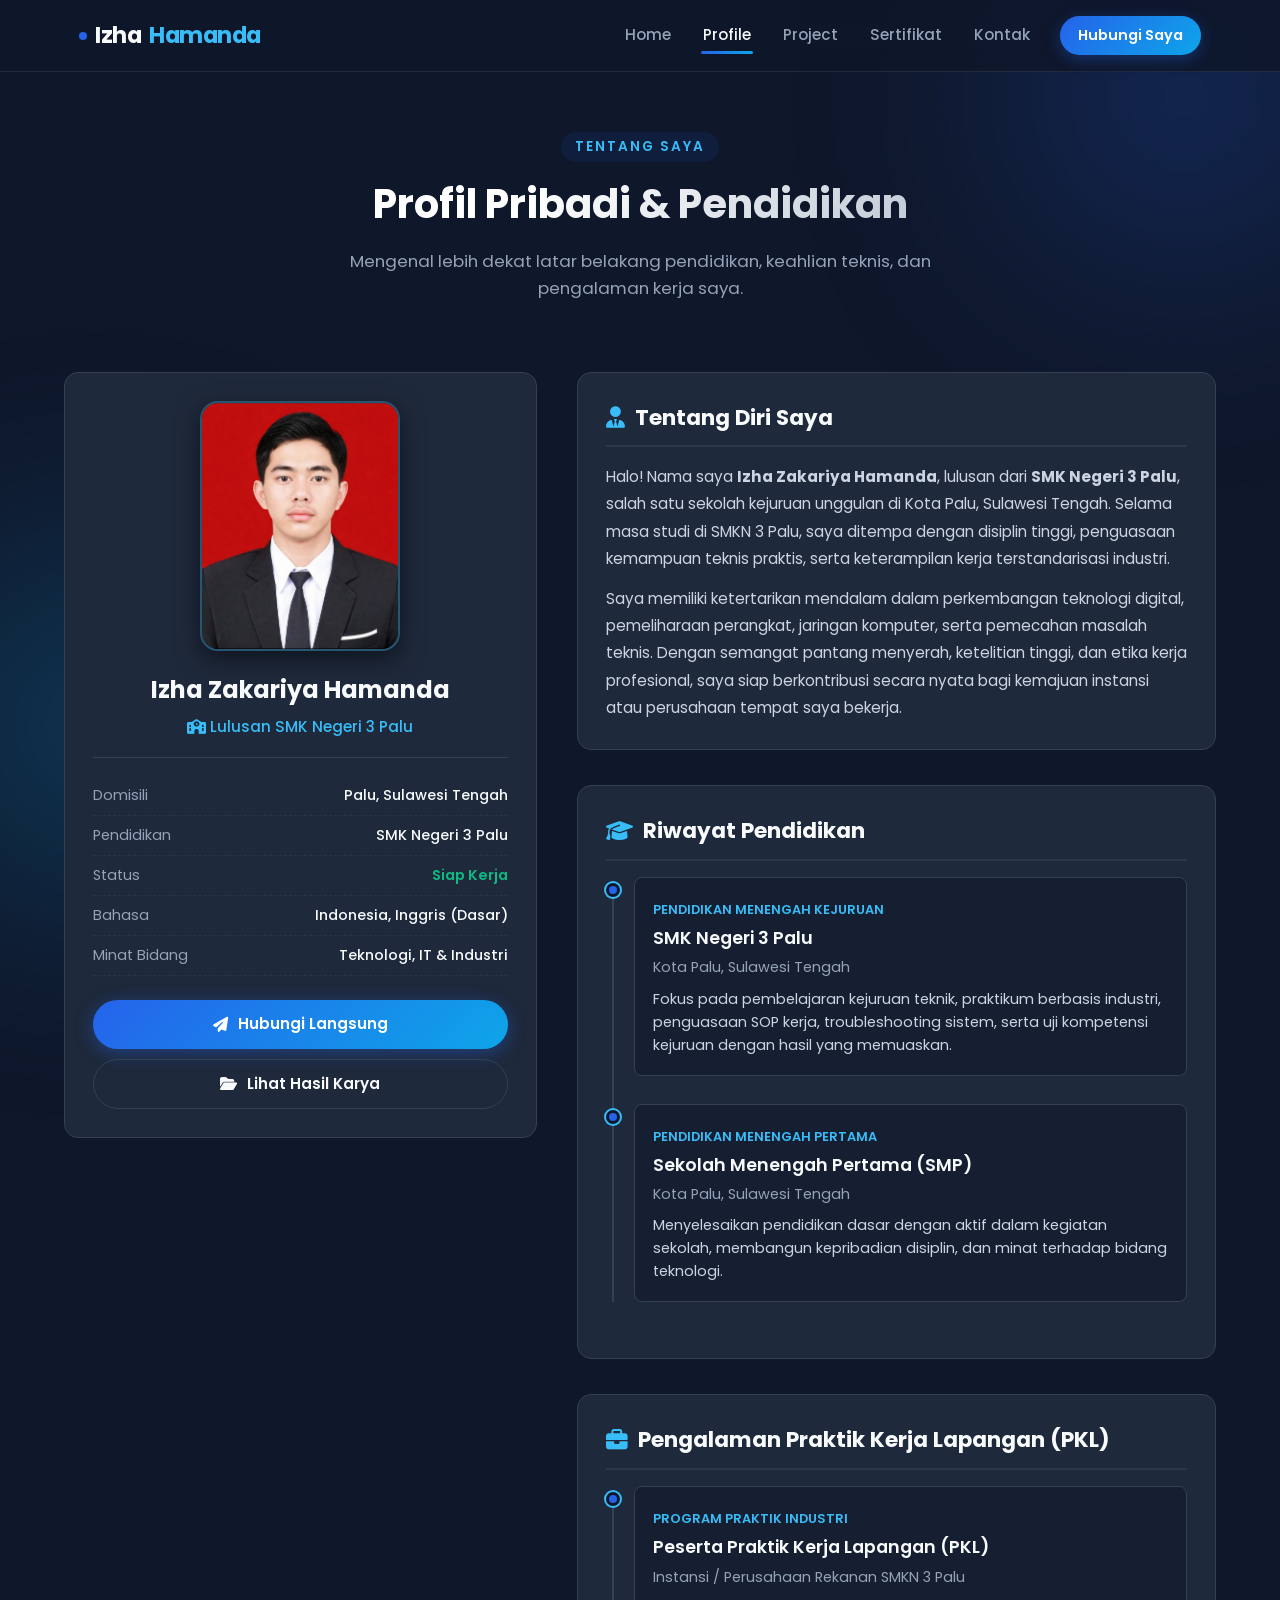
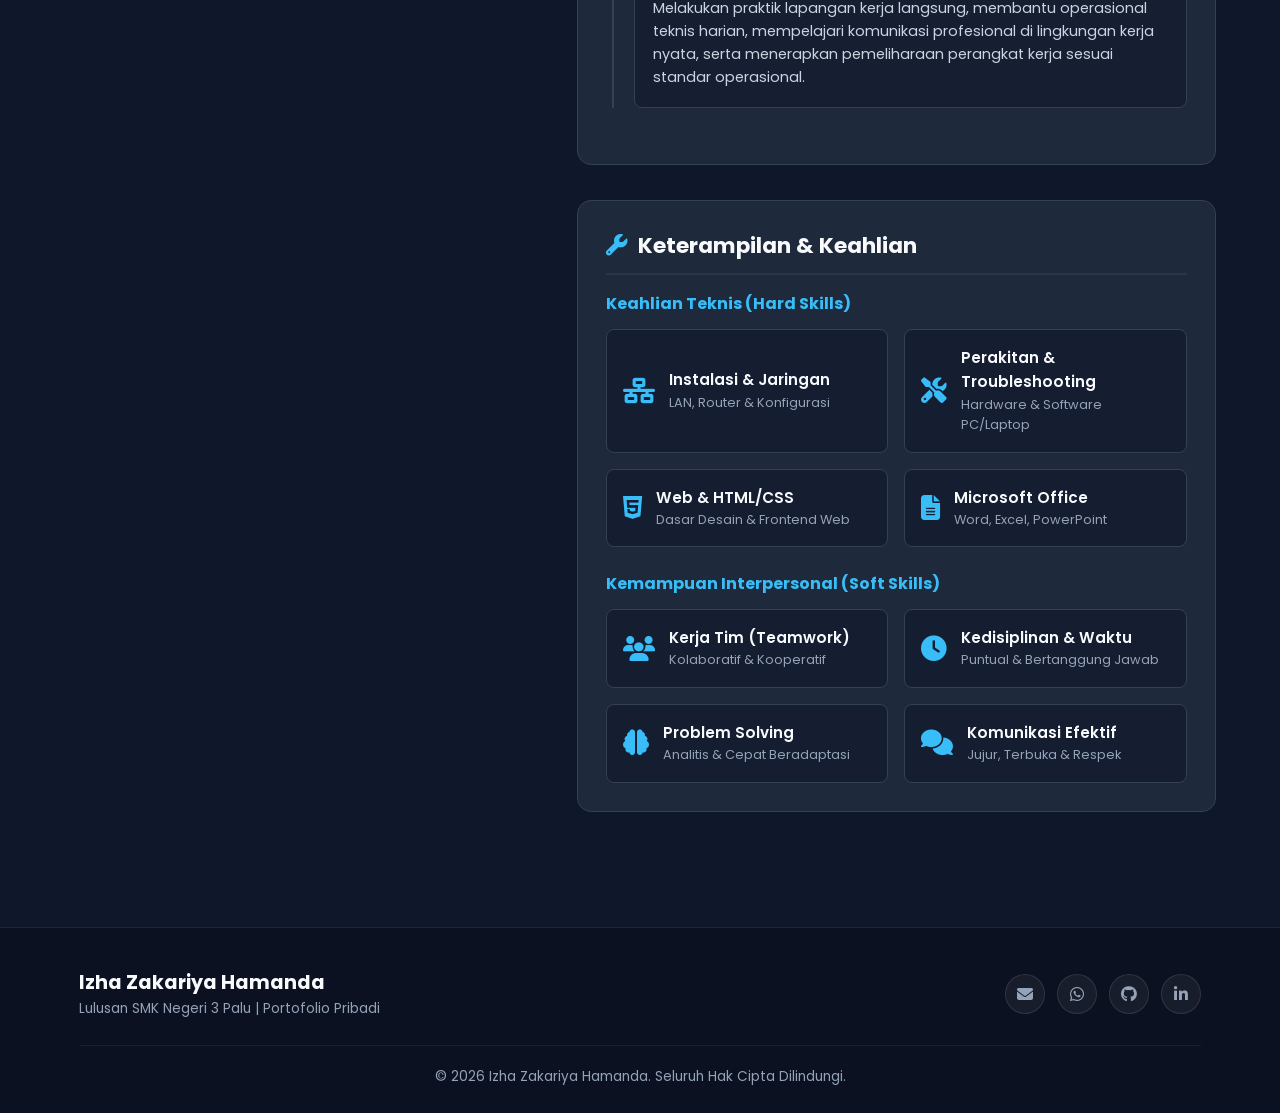
<file: profile.html>
﻿<!DOCTYPE html>
<html lang="id">
<head>
  <meta charset="UTF-8">
  <meta name="viewport" content="width=device-width, initial-scale=1.0">
  <title>Profil & Tentang Saya | Izha Zakariya Hamanda</title>
  <style>
/* ===================================================================
   PORTFOLIO - IZHA ZAKARIYA HAMANDA
   Lulusan SMK Negeri 3 Palu
   =================================================================== */

:root {
  --primary: #2563eb;
  --primary-hover: #1d4ed8;
  --primary-light: rgba(37, 99, 235, 0.1);
  --secondary: #0ea5e9;
  --dark-bg: #0f172a;
  --card-bg: #1e293b;
  --card-border: #334155;
  --text-main: #f8fafc;
  --text-muted: #94a3b8;
  --accent: #38bdf8;
  --success: #10b981;
  --radius-sm: 8px;
  --radius-md: 14px;
  --radius-lg: 20px;
  --shadow: 0 10px 25px -5px rgba(0, 0, 0, 0.3), 0 8px 10px -6px rgba(0, 0, 0, 0.3);
  --transition: all 0.3s ease;
  --font-family: 'Poppins', -apple-system, BlinkMacSystemFont, 'Segoe UI', Roboto, sans-serif;
}

* {
  margin: 0;
  padding: 0;
  box-sizing: border-box;
}

body {
  font-family: var(--font-family);
  background-color: var(--dark-bg);
  color: var(--text-main);
  line-height: 1.6;
  min-height: 100vh;
  display: flex;
  flex-direction: column;
  overflow-x: hidden;
}

/* Background gradient circles */
body::before, body::after {
  content: '';
  position: fixed;
  width: 350px;
  height: 350px;
  border-radius: 50%;
  filter: blur(120px);
  z-index: -1;
  opacity: 0.25;
  pointer-events: none;
}
body::before {
  top: -80px;
  right: -80px;
  background: var(--primary);
}
body::after {
  bottom: 0;
  left: -80px;
  background: var(--secondary);
}

a {
  text-decoration: none;
  color: inherit;
  transition: var(--transition);
}

ul {
  list-style: none;
}

img {
  max-width: 100%;
  display: block;
}

/* ================= CONTAINER ================= */
.container {
  width: 90%;
  max-width: 1200px;
  margin: 0 auto;
  padding: 0 15px;
}

/* ================= HEADER / NAVBAR ================= */
.header {
  position: sticky;
  top: 0;
  background: rgba(15, 23, 42, 0.85);
  backdrop-filter: blur(12px);
  -webkit-backdrop-filter: blur(12px);
  z-index: 1000;
  border-bottom: 1px solid rgba(255, 255, 255, 0.08);
  padding: 16px 0;
  transition: var(--transition);
}

.nav-container {
  display: flex;
  justify-content: space-between;
  align-items: center;
}

.logo {
  font-size: 1.4rem;
  font-weight: 700;
  letter-spacing: -0.5px;
  color: var(--text-main);
  display: flex;
  align-items: center;
  gap: 8px;
}

.logo span {
  color: var(--accent);
}

.logo .dot {
  width: 8px;
  height: 8px;
  background: var(--primary);
  border-radius: 50%;
  display: inline-block;
}

.nav-menu {
  display: flex;
  align-items: center;
  gap: 28px;
}

.nav-link {
  font-size: 0.95rem;
  font-weight: 500;
  color: var(--text-muted);
  position: relative;
  padding: 6px 2px;
}

.nav-link:hover,
.nav-link.active {
  color: var(--text-main);
}

.nav-link.active::after {
  content: '';
  position: absolute;
  bottom: 0;
  left: 0;
  width: 100%;
  height: 2.5px;
  background: linear-gradient(90deg, var(--primary), var(--secondary));
  border-radius: 2px;
}

.nav-btn {
  padding: 8px 18px;
  background: linear-gradient(135deg, var(--primary), var(--secondary));
  color: #fff !important;
  border-radius: 50px;
  font-weight: 600;
  font-size: 0.9rem;
  box-shadow: 0 4px 15px rgba(37, 99, 235, 0.35);
}

.nav-btn:hover {
  transform: translateY(-2px);
  box-shadow: 0 6px 20px rgba(37, 99, 235, 0.5);
}

.hamburger {
  display: none;
  cursor: pointer;
  background: none;
  border: none;
  color: var(--text-main);
  font-size: 1.5rem;
}

/* ================= PAGE HERO & TITLE ================= */
.page-header {
  padding: 60px 0 30px;
  text-align: center;
}

.page-header .tagline {
  color: var(--accent);
  text-transform: uppercase;
  font-size: 0.85rem;
  font-weight: 600;
  letter-spacing: 2px;
  margin-bottom: 10px;
  display: inline-block;
  background: var(--primary-light);
  padding: 4px 14px;
  border-radius: 50px;
}

.page-header h1 {
  font-size: 2.5rem;
  font-weight: 700;
  margin-bottom: 12px;
  background: linear-gradient(135deg, #fff 40%, var(--text-muted) 100%);
  -webkit-background-clip: text;
  -webkit-text-fill-color: transparent;
}

.page-header p {
  color: var(--text-muted);
  max-width: 650px;
  margin: 0 auto;
  font-size: 1.05rem;
}

/* ================= BUTTONS ================= */
.btn {
  display: inline-flex;
  align-items: center;
  gap: 10px;
  padding: 12px 26px;
  border-radius: 50px;
  font-weight: 600;
  font-size: 0.95rem;
  cursor: pointer;
  border: none;
  outline: none;
  transition: var(--transition);
}

.btn-primary {
  background: linear-gradient(135deg, var(--primary), var(--secondary));
  color: #fff;
  box-shadow: 0 4px 18px rgba(37, 99, 235, 0.4);
}

.btn-primary:hover {
  transform: translateY(-2px);
  box-shadow: 0 6px 25px rgba(37, 99, 235, 0.6);
}

.btn-outline {
  background: transparent;
  color: var(--text-main);
  border: 1.5px solid var(--card-border);
}

.btn-outline:hover {
  border-color: var(--accent);
  background: rgba(56, 189, 248, 0.08);
  transform: translateY(-2px);
}

/* ================= HERO SECTION (HOME) ================= */
.hero-section {
  padding: 70px 0 90px;
  display: flex;
  align-items: center;
  min-height: calc(85vh - 70px);
}

.hero-grid {
  display: grid;
  grid-template-columns: 1.2fr 0.8fr;
  align-items: center;
  gap: 50px;
}

.hero-badge {
  display: inline-flex;
  align-items: center;
  gap: 8px;
  padding: 6px 14px;
  background: rgba(37, 99, 235, 0.15);
  border: 1px solid rgba(56, 189, 248, 0.25);
  border-radius: 50px;
  font-size: 0.85rem;
  font-weight: 500;
  color: var(--accent);
  margin-bottom: 20px;
}

.hero-badge .pulse {
  width: 8px;
  height: 8px;
  background: var(--success);
  border-radius: 50%;
  box-shadow: 0 0 10px var(--success);
}

.hero-content h1 {
  font-size: 3.2rem;
  font-weight: 800;
  line-height: 1.15;
  margin-bottom: 16px;
}

.hero-content h1 .gradient-text {
  background: linear-gradient(135deg, #60a5fa 0%, #38bdf8 100%);
  -webkit-background-clip: text;
  -webkit-text-fill-color: transparent;
}

.hero-content .subtitle {
  font-size: 1.25rem;
  color: #cbd5e1;
  font-weight: 500;
  margin-bottom: 14px;
}

.hero-content p.desc {
  font-size: 1.02rem;
  color: var(--text-muted);
  margin-bottom: 30px;
  max-width: 540px;
  line-height: 1.7;
}

.hero-cta {
  display: flex;
  gap: 16px;
  flex-wrap: wrap;
  margin-bottom: 40px;
}

.hero-stats {
  display: flex;
  gap: 35px;
  border-top: 1px solid var(--card-border);
  padding-top: 25px;
}

.stat-item h3 {
  font-size: 1.6rem;
  font-weight: 700;
  color: var(--text-main);
}

.stat-item p {
  font-size: 0.85rem;
  color: var(--text-muted);
}

/* Photo card with glow */
.hero-image-wrapper {
  position: relative;
  display: flex;
  justify-content: center;
}

.hero-image-card {
  position: relative;
  width: 320px;
  max-width: 100%;
  border-radius: 24px;
  padding: 12px;
  background: linear-gradient(145deg, rgba(255,255,255,0.06), rgba(255,255,255,0.02));
  border: 1px solid rgba(255, 255, 255, 0.12);
  box-shadow: var(--shadow);
}

.hero-image-card img {
  width: 100%;
  height: 400px;
  object-fit: cover;
  border-radius: 18px;
}

.floating-pill {
  position: absolute;
  background: rgba(15, 23, 42, 0.9);
  backdrop-filter: blur(8px);
  border: 1px solid rgba(255, 255, 255, 0.1);
  padding: 10px 18px;
  border-radius: 50px;
  display: flex;
  align-items: center;
  gap: 10px;
  box-shadow: 0 10px 20px rgba(0,0,0,0.4);
}

.floating-pill.pill-1 {
  bottom: 25px;
  left: -20px;
}

.floating-pill.pill-2 {
  top: 30px;
  right: -20px;
}

.floating-pill i {
  color: var(--accent);
  font-size: 1.1rem;
}

.floating-pill span {
  font-size: 0.85rem;
  font-weight: 600;
}

/* ================= SECTION COMMON ================= */
.section {
  padding: 60px 0 80px;
}

.card {
  background: var(--card-bg);
  border: 1px solid var(--card-border);
  border-radius: var(--radius-md);
  padding: 28px;
  transition: var(--transition);
}

.card:hover {
  transform: translateY(-5px);
  border-color: rgba(56, 189, 248, 0.4);
  box-shadow: 0 12px 30px rgba(0, 0, 0, 0.4);
}

/* ================= PROFILE PAGE ================= */
.profile-grid {
  display: grid;
  grid-template-columns: 0.85fr 1.15fr;
  gap: 40px;
  margin-top: 30px;
}

.profile-card {
  text-align: center;
  position: sticky;
  top: 100px;
}

.profile-img-lg {
  width: 200px;
  height: 250px;
  object-fit: cover;
  border-radius: 18px;
  margin: 0 auto 20px;
  border: 2px solid rgba(56, 189, 248, 0.3);
  box-shadow: 0 8px 25px rgba(0,0,0,0.5);
}

.profile-card h2 {
  font-size: 1.5rem;
  margin-bottom: 6px;
}

.profile-card .role {
  color: var(--accent);
  font-weight: 500;
  font-size: 0.95rem;
  margin-bottom: 16px;
}

.profile-info-list {
  text-align: left;
  border-top: 1px solid var(--card-border);
  padding-top: 18px;
  margin-top: 18px;
}

.profile-info-item {
  display: flex;
  justify-content: space-between;
  padding: 8px 0;
  font-size: 0.9rem;
  border-bottom: 1px dashed rgba(255, 255, 255, 0.05);
}

.profile-info-item span:first-child {
  color: var(--text-muted);
}

.profile-info-item span:last-child {
  font-weight: 500;
  color: var(--text-main);
}

.content-block {
  margin-bottom: 35px;
}

.content-block h3 {
  font-size: 1.35rem;
  margin-bottom: 16px;
  display: flex;
  align-items: center;
  gap: 10px;
  color: var(--text-main);
  border-bottom: 2px solid rgba(255, 255, 255, 0.06);
  padding-bottom: 10px;
}

.content-block h3 i {
  color: var(--accent);
}

.skills-grid {
  display: grid;
  grid-template-columns: repeat(auto-fit, minmax(220px, 1fr));
  gap: 16px;
}

.skill-box {
  background: rgba(15, 23, 42, 0.6);
  border: 1px solid var(--card-border);
  padding: 16px;
  border-radius: var(--radius-sm);
  display: flex;
  align-items: center;
  gap: 14px;
  transition: var(--transition);
}

.skill-box:hover {
  border-color: var(--accent);
  background: rgba(37, 99, 235, 0.1);
  transform: translateY(-2px);
}

.skill-box i {
  font-size: 1.6rem;
  color: var(--accent);
}

.skill-box .skill-title {
  font-weight: 600;
  font-size: 0.95rem;
}

.skill-box .skill-level {
  font-size: 0.8rem;
  color: var(--text-muted);
}

/* Timeline */
.timeline {
  position: relative;
  padding-left: 28px;
}

.timeline::before {
  content: '';
  position: absolute;
  left: 6px;
  top: 8px;
  bottom: 0;
  width: 2px;
  background: var(--card-border);
}

.timeline-item {
  position: relative;
  margin-bottom: 28px;
}

.timeline-dot {
  position: absolute;
  left: -28px;
  top: 6px;
  width: 14px;
  height: 14px;
  border-radius: 50%;
  background: var(--primary);
  border: 3px solid var(--dark-bg);
  box-shadow: 0 0 0 2px var(--accent);
}

.timeline-content {
  background: rgba(15, 23, 42, 0.5);
  border: 1px solid var(--card-border);
  padding: 18px;
  border-radius: var(--radius-sm);
}

.timeline-year {
  font-size: 0.8rem;
  font-weight: 600;
  color: var(--accent);
  text-transform: uppercase;
  margin-bottom: 4px;
  display: inline-block;
}

.timeline-title {
  font-size: 1.1rem;
  font-weight: 600;
  color: var(--text-main);
  margin-bottom: 4px;
}

.timeline-sub {
  font-size: 0.9rem;
  color: var(--text-muted);
  margin-bottom: 8px;
}

.timeline-text {
  font-size: 0.9rem;
  color: #cbd5e1;
}

/* ================= PROJECT PAGE ================= */
.project-grid {
  display: grid;
  grid-template-columns: repeat(auto-fill, minmax(330px, 1fr));
  gap: 28px;
  margin-top: 30px;
}

.project-card {
  background: var(--card-bg);
  border: 1px solid var(--card-border);
  border-radius: var(--radius-md);
  overflow: hidden;
  display: flex;
  flex-direction: column;
  transition: var(--transition);
}

.project-card:hover {
  transform: translateY(-6px);
  border-color: rgba(56, 189, 248, 0.45);
  box-shadow: 0 15px 35px rgba(0, 0, 0, 0.5);
}

.project-thumbnail {
  position: relative;
  height: 190px;
  background: linear-gradient(135deg, #1e293b, #0f172a);
  display: flex;
  align-items: center;
  justify-content: center;
  overflow: hidden;
  border-bottom: 1px solid var(--card-border);
}

.project-thumbnail i.project-icon {
  font-size: 3.5rem;
  color: var(--accent);
  opacity: 0.85;
  transition: var(--transition);
}

.project-card:hover .project-thumbnail i.project-icon {
  transform: scale(1.1);
  color: #60a5fa;
}

.project-body {
  padding: 22px;
  display: flex;
  flex-direction: column;
  flex-grow: 1;
}

.project-tag {
  font-size: 0.75rem;
  font-weight: 600;
  text-transform: uppercase;
  color: var(--accent);
  background: rgba(37, 99, 235, 0.15);
  padding: 3px 10px;
  border-radius: 50px;
  align-self: flex-start;
  margin-bottom: 10px;
}

.project-title {
  font-size: 1.2rem;
  font-weight: 700;
  margin-bottom: 8px;
  color: var(--text-main);
}

.project-desc {
  font-size: 0.9rem;
  color: var(--text-muted);
  line-height: 1.6;
  margin-bottom: 16px;
  flex-grow: 1;
}

.project-tech {
  display: flex;
  flex-wrap: wrap;
  gap: 8px;
  margin-bottom: 18px;
}

.tech-pill {
  font-size: 0.75rem;
  background: rgba(255, 255, 255, 0.05);
  color: #cbd5e1;
  padding: 3px 9px;
  border-radius: 4px;
  border: 1px solid rgba(255, 255, 255, 0.08);
}

.project-links {
  display: flex;
  gap: 12px;
  border-top: 1px solid rgba(255, 255, 255, 0.06);
  padding-top: 14px;
}

.project-link-btn {
  font-size: 0.85rem;
  font-weight: 500;
  color: var(--accent);
  display: inline-flex;
  align-items: center;
  gap: 6px;
}

.project-link-btn:hover {
  color: #fff;
}

/* ================= SERTIFIKAT PAGE ================= */
.sertifikat-grid {
  display: grid;
  grid-template-columns: repeat(auto-fill, minmax(320px, 1fr));
  gap: 28px;
  margin-top: 30px;
}

.sertifikat-card {
  background: var(--card-bg);
  border: 1px solid var(--card-border);
  border-radius: var(--radius-md);
  padding: 24px;
  display: flex;
  flex-direction: column;
  transition: var(--transition);
  position: relative;
}

.sertifikat-card:hover {
  transform: translateY(-5px);
  border-color: rgba(56, 189, 248, 0.4);
  box-shadow: 0 12px 30px rgba(0,0,0,0.4);
}

.cert-icon-wrapper {
  width: 52px;
  height: 52px;
  border-radius: 12px;
  background: linear-gradient(135deg, rgba(37,99,235,0.2), rgba(14,165,233,0.2));
  border: 1px solid rgba(56, 189, 248, 0.3);
  display: flex;
  align-items: center;
  justify-content: center;
  margin-bottom: 16px;
}

.cert-icon-wrapper i {
  font-size: 1.5rem;
  color: var(--accent);
}

.cert-issuer {
  font-size: 0.82rem;
  color: var(--accent);
  font-weight: 600;
  margin-bottom: 6px;
}

.cert-title {
  font-size: 1.15rem;
  font-weight: 700;
  margin-bottom: 8px;
  color: var(--text-main);
}

.cert-desc {
  font-size: 0.88rem;
  color: var(--text-muted);
  margin-bottom: 16px;
  flex-grow: 1;
}

.cert-meta {
  display: flex;
  justify-content: space-between;
  align-items: center;
  font-size: 0.8rem;
  color: #94a3b8;
  border-top: 1px solid rgba(255, 255, 255, 0.08);
  padding-top: 14px;
}

.cert-badge {
  background: rgba(16, 185, 129, 0.15);
  color: var(--success);
  padding: 3px 10px;
  border-radius: 50px;
  font-weight: 600;
  font-size: 0.75rem;
}

/* ================= KONTAK PAGE ================= */
.contact-grid {
  display: grid;
  grid-template-columns: 0.9fr 1.1fr;
  gap: 40px;
  margin-top: 30px;
}

.contact-info-card {
  background: var(--card-bg);
  border: 1px solid var(--card-border);
  border-radius: var(--radius-md);
  padding: 30px;
}

.contact-info-card h2 {
  font-size: 1.6rem;
  margin-bottom: 12px;
}

.contact-info-card p.lead {
  color: var(--text-muted);
  font-size: 0.95rem;
  margin-bottom: 28px;
}

.contact-channel {
  display: flex;
  align-items: flex-start;
  gap: 16px;
  margin-bottom: 22px;
}

.channel-icon {
  width: 44px;
  height: 44px;
  border-radius: 10px;
  background: rgba(37, 99, 235, 0.15);
  border: 1px solid rgba(56, 189, 248, 0.25);
  display: flex;
  align-items: center;
  justify-content: center;
  color: var(--accent);
  font-size: 1.2rem;
  flex-shrink: 0;
}

.channel-details h4 {
  font-size: 0.95rem;
  font-weight: 600;
  color: var(--text-main);
  margin-bottom: 2px;
}

.channel-details p,
.channel-details a {
  font-size: 0.88rem;
  color: var(--text-muted);
}

.channel-details a:hover {
  color: var(--accent);
}

.contact-form-card {
  background: var(--card-bg);
  border: 1px solid var(--card-border);
  border-radius: var(--radius-md);
  padding: 32px;
}

.form-group {
  margin-bottom: 20px;
}

.form-label {
  display: block;
  font-size: 0.88rem;
  font-weight: 500;
  margin-bottom: 8px;
  color: #cbd5e1;
}

.form-control {
  width: 100%;
  background: rgba(15, 23, 42, 0.7);
  border: 1px solid var(--card-border);
  border-radius: var(--radius-sm);
  padding: 12px 16px;
  color: var(--text-main);
  font-family: inherit;
  font-size: 0.95rem;
  transition: var(--transition);
}

.form-control:focus {
  outline: none;
  border-color: var(--accent);
  box-shadow: 0 0 0 3px rgba(56, 189, 248, 0.2);
}

textarea.form-control {
  resize: vertical;
  min-height: 120px;
}

/* ================= FOOTER ================= */
.footer {
  margin-top: auto;
  background: #0b1120;
  border-top: 1px solid rgba(255, 255, 255, 0.08);
  padding: 40px 0 25px;
}

.footer-content {
  display: flex;
  justify-content: space-between;
  align-items: center;
  flex-wrap: wrap;
  gap: 20px;
  padding-bottom: 25px;
  border-bottom: 1px solid rgba(255, 255, 255, 0.06);
}

.footer-bio h3 {
  font-size: 1.2rem;
  font-weight: 700;
}

.footer-bio p {
  font-size: 0.85rem;
  color: var(--text-muted);
}

.footer-socials {
  display: flex;
  gap: 12px;
}

.social-btn {
  width: 40px;
  height: 40px;
  border-radius: 50%;
  background: rgba(255, 255, 255, 0.05);
  border: 1px solid rgba(255, 255, 255, 0.1);
  display: flex;
  align-items: center;
  justify-content: center;
  color: var(--text-muted);
  transition: var(--transition);
}

.social-btn:hover {
  color: #fff;
  background: var(--primary);
  border-color: var(--primary);
  transform: translateY(-3px);
}

.footer-bottom {
  padding-top: 20px;
  text-align: center;
  font-size: 0.85rem;
  color: var(--text-muted);
}

/* ================= RESPONSIVE ================= */
@media (max-width: 900px) {
  .hero-grid {
    grid-template-columns: 1fr;
    text-align: center;
    gap: 40px;
  }
  .hero-badge, .hero-cta, .hero-stats {
    justify-content: center;
  }
  .hero-content p.desc {
    margin: 0 auto 30px;
  }
  .profile-grid, .contact-grid {
    grid-template-columns: 1fr;
  }
  .profile-card {
    position: static;
  }
}

@media (max-width: 768px) {
  .hamburger {
    display: block;
  }
  .nav-menu {
    position: fixed;
    top: 68px;
    left: -100%;
    width: 100%;
    height: calc(100vh - 68px);
    background: rgba(15, 23, 42, 0.98);
    backdrop-filter: blur(16px);
    flex-direction: column;
    justify-content: flex-start;
    padding: 40px 20px;
    gap: 22px;
    transition: left 0.3s ease;
  }
  .nav-menu.open {
    left: 0;
  }
  .hero-content h1 {
    font-size: 2.3rem;
  }
  .page-header h1 {
    font-size: 2rem;
  }
}

  </style>
  <!-- Google Fonts & Font Awesome Icons -->
  <link rel="preconnect" href="https://fonts.googleapis.com">
  <link rel="preconnect" href="https://fonts.gstatic.com" crossorigin>
  <link href="https://fonts.googleapis.com/css2?family=Poppins:wght@300;400;500;600;700;800&display=swap" rel="stylesheet">
  <link rel="stylesheet" href="https://cdnjs.cloudflare.com/ajax/libs/font-awesome/6.5.1/css/all.min.css">
</head>
<body>

  <!-- Navigation Bar -->
  <header class="header">
    <div class="container nav-container">
      <a href="index.html" class="logo">
        <span class="dot"></span> Izha <span>Hamanda</span>
      </a>
      
      <button class="hamburger" id="hamburger" aria-label="Buka menu navigasi">
        <i class="fa-solid fa-bars"></i>
      </button>

      <nav class="nav-menu" id="navMenu">
        <a href="index.html" class="nav-link">Home</a>
        <a href="profile.html" class="nav-link active">Profile</a>
        <a href="project.html" class="nav-link">Project</a>
        <a href="sertifikat.html" class="nav-link">Sertifikat</a>
        <a href="kontak.html" class="nav-link">Kontak</a>
        <a href="kontak.html" class="nav-btn">Hubungi Saya</a>
      </nav>
    </div>
  </header>

  <!-- Page Header -->
  <header class="page-header container">
    <span class="tagline">Tentang Saya</span>
    <h1>Profil Pribadi & Pendidikan</h1>
    <p>Mengenal lebih dekat latar belakang pendidikan, keahlian teknis, dan pengalaman kerja saya.</p>
  </header>

  <!-- Main Profile Content -->
  <main class="container section" style="padding-top: 10px;">
    <div class="profile-grid">
      
      <!-- Left Column: Identity Card -->
      <aside>
        <div class="card profile-card">
          <img src="assets/img/profile.jpg" alt="Izha Zakariya Hamanda" class="profile-img-lg">
          <h2>Izha Zakariya Hamanda</h2>
          <p class="role"><i class="fa-solid fa-school"></i> Lulusan SMK Negeri 3 Palu</p>
          
          <div class="profile-info-list">
            <div class="profile-info-item">
              <span>Domisili</span>
              <span>Palu, Sulawesi Tengah</span>
            </div>
            <div class="profile-info-item">
              <span>Pendidikan</span>
              <span>SMK Negeri 3 Palu</span>
            </div>
            <div class="profile-info-item">
              <span>Status</span>
              <span style="color: var(--success); font-weight: 600;">Siap Kerja</span>
            </div>
            <div class="profile-info-item">
              <span>Bahasa</span>
              <span>Indonesia, Inggris (Dasar)</span>
            </div>
            <div class="profile-info-item">
              <span>Minat Bidang</span>
              <span>Teknologi, IT & Industri</span>
            </div>
          </div>

          <div style="margin-top: 24px; display: flex; flex-direction: column; gap: 10px;">
            <a href="kontak.html" class="btn btn-primary" style="justify-content: center;">
              <i class="fa-solid fa-paper-plane"></i> Hubungi Langsung
            </a>
            <a href="project.html" class="btn btn-outline" style="justify-content: center;">
              <i class="fa-solid fa-folder-open"></i> Lihat Hasil Karya
            </a>
          </div>
        </div>
      </aside>

      <!-- Right Column: Detail Content -->
      <div>
        
        <!-- Biografi / Ringkasan -->
        <section class="card content-block">
          <h3><i class="fa-solid fa-user-tie"></i> Tentang Diri Saya</h3>
          <p style="color: #cbd5e1; font-size: 0.95rem; line-height: 1.8; margin-bottom: 12px;">
            Halo! Nama saya <strong>Izha Zakariya Hamanda</strong>, lulusan dari <strong>SMK Negeri 3 Palu</strong>, salah satu sekolah kejuruan unggulan di Kota Palu, Sulawesi Tengah. Selama masa studi di SMKN 3 Palu, saya ditempa dengan disiplin tinggi, penguasaan kemampuan teknis praktis, serta keterampilan kerja terstandarisasi industri.
          </p>
          <p style="color: #cbd5e1; font-size: 0.95rem; line-height: 1.8;">
            Saya memiliki ketertarikan mendalam dalam perkembangan teknologi digital, pemeliharaan perangkat, jaringan komputer, serta pemecahan masalah teknis. Dengan semangat pantang menyerah, ketelitian tinggi, dan etika kerja profesional, saya siap berkontribusi secara nyata bagi kemajuan instansi atau perusahaan tempat saya bekerja.
          </p>
        </section>

        <!-- Riwayat Pendidikan -->
        <section class="card content-block">
          <h3><i class="fa-solid fa-graduation-cap"></i> Riwayat Pendidikan</h3>
          <div class="timeline">
            
            <div class="timeline-item">
              <div class="timeline-dot"></div>
              <div class="timeline-content">
                <span class="timeline-year">Pendidikan Menengah Kejuruan</span>
                <h4 class="timeline-title">SMK Negeri 3 Palu</h4>
                <p class="timeline-sub">Kota Palu, Sulawesi Tengah</p>
                <p class="timeline-text">
                  Fokus pada pembelajaran kejuruan teknik, praktikum berbasis industri, penguasaan SOP kerja, troubleshooting sistem, serta uji kompetensi kejuruan dengan hasil yang memuaskan.
                </p>
              </div>
            </div>

            <div class="timeline-item">
              <div class="timeline-dot"></div>
              <div class="timeline-content">
                <span class="timeline-year">Pendidikan Menengah Pertama</span>
                <h4 class="timeline-title">Sekolah Menengah Pertama (SMP)</h4>
                <p class="timeline-sub">Kota Palu, Sulawesi Tengah</p>
                <p class="timeline-text">
                  Menyelesaikan pendidikan dasar dengan aktif dalam kegiatan sekolah, membangun kepribadian disiplin, dan minat terhadap bidang teknologi.
                </p>
              </div>
            </div>

          </div>
        </section>

        <!-- Pengalaman PKL / Prakerin -->
        <section class="card content-block">
          <h3><i class="fa-solid fa-briefcase"></i> Pengalaman Praktik Kerja Lapangan (PKL)</h3>
          <div class="timeline">
            
            <div class="timeline-item">
              <div class="timeline-dot"></div>
              <div class="timeline-content">
                <span class="timeline-year">Program Praktik Industri</span>
                <h4 class="timeline-title">Peserta Praktik Kerja Lapangan (PKL)</h4>
                <p class="timeline-sub">Instansi / Perusahaan Rekanan SMKN 3 Palu</p>
                <p class="timeline-text">
                  Melakukan praktik lapangan kerja langsung, membantu operasional teknis harian, mempelajari komunikasi profesional di lingkungan kerja nyata, serta menerapkan pemeliharaan perangkat kerja sesuai standar operasional.
                </p>
              </div>
            </div>

          </div>
        </section>

        <!-- Keahlian Teknis & Soft Skills -->
        <section class="card content-block">
          <h3><i class="fa-solid fa-wrench"></i> Keterampilan & Keahlian</h3>
          
          <h4 style="font-size: 1rem; color: var(--accent); margin-bottom: 12px;">Keahlian Teknis (Hard Skills)</h4>
          <div class="skills-grid" style="margin-bottom: 24px;">
            <div class="skill-box">
              <i class="fa-solid fa-network-wired"></i>
              <div>
                <div class="skill-title">Instalasi & Jaringan</div>
                <div class="skill-level">LAN, Router & Konfigurasi</div>
              </div>
            </div>

            <div class="skill-box">
              <i class="fa-solid fa-screwdriver-wrench"></i>
              <div>
                <div class="skill-title">Perakitan & Troubleshooting</div>
                <div class="skill-level">Hardware & Software PC/Laptop</div>
              </div>
            </div>

            <div class="skill-box">
              <i class="fa-brands fa-html5"></i>
              <div>
                <div class="skill-title">Web & HTML/CSS</div>
                <div class="skill-level">Dasar Desain & Frontend Web</div>
              </div>
            </div>

            <div class="skill-box">
              <i class="fa-solid fa-file-lines"></i>
              <div>
                <div class="skill-title">Microsoft Office</div>
                <div class="skill-level">Word, Excel, PowerPoint</div>
              </div>
            </div>
          </div>

          <h4 style="font-size: 1rem; color: var(--accent); margin-bottom: 12px;">Kemampuan Interpersonal (Soft Skills)</h4>
          <div class="skills-grid">
            <div class="skill-box">
              <i class="fa-solid fa-users"></i>
              <div>
                <div class="skill-title">Kerja Tim (Teamwork)</div>
                <div class="skill-level">Kolaboratif & Kooperatif</div>
              </div>
            </div>

            <div class="skill-box">
              <i class="fa-solid fa-clock"></i>
              <div>
                <div class="skill-title">Kedisiplinan & Waktu</div>
                <div class="skill-level">Puntual & Bertanggung Jawab</div>
              </div>
            </div>

            <div class="skill-box">
              <i class="fa-solid fa-brain"></i>
              <div>
                <div class="skill-title">Problem Solving</div>
                <div class="skill-level">Analitis & Cepat Beradaptasi</div>
              </div>
            </div>

            <div class="skill-box">
              <i class="fa-solid fa-comments"></i>
              <div>
                <div class="skill-title">Komunikasi Efektif</div>
                <div class="skill-level">Jujur, Terbuka & Respek</div>
              </div>
            </div>
          </div>

        </section>

      </div>
    </div>
  </main>

  <!-- Footer -->
  <footer class="footer">
    <div class="container">
      <div class="footer-content">
        <div class="footer-bio">
          <h3>Izha Zakariya Hamanda</h3>
          <p>Lulusan SMK Negeri 3 Palu | Portofolio Pribadi</p>
        </div>
        <div class="footer-socials">
          <a href="kontak.html" class="social-btn" title="Email"><i class="fa-solid fa-envelope"></i></a>
          <a href="kontak.html" class="social-btn" title="WhatsApp"><i class="fa-brands fa-whatsapp"></i></a>
          <a href="https://github.com" target="_blank" class="social-btn" title="GitHub"><i class="fa-brands fa-github"></i></a>
          <a href="https://linkedin.com" target="_blank" class="social-btn" title="LinkedIn"><i class="fa-brands fa-linkedin-in"></i></a>
        </div>
      </div>
      <div class="footer-bottom">
        <p>&copy; <span id="currentYear"></span> Izha Zakariya Hamanda. Seluruh Hak Cipta Dilindungi.</p>
      </div>
    </div>
  </footer>

  <script>
// Mobile Menu Toggle
document.addEventListener('DOMContentLoaded', () => {
  const hamburger = document.getElementById('hamburger');
  const navMenu = document.getElementById('navMenu');

  if (hamburger && navMenu) {
    hamburger.addEventListener('click', () => {
      navMenu.classList.toggle('open');
      const icon = hamburger.querySelector('i');
      if (icon) {
        if (navMenu.classList.contains('open')) {
          icon.classList.remove('fa-bars');
          icon.classList.add('fa-xmark');
        } else {
          icon.classList.remove('fa-xmark');
          icon.classList.add('fa-bars');
        }
      }
    });
  }

  // Contact Form Submission Mock
  const contactForm = document.getElementById('contactForm');
  if (contactForm) {
    contactForm.addEventListener('submit', (e) => {
      e.preventDefault();
      const name = document.getElementById('nama')?.value;
      alert(`Terima kasih ${name || 'rekan'}! Pesan Anda telah dikirim. Izha akan segera membalas.`);
      contactForm.reset();
    });
  }

  // Set current year in footer
  const yearElement = document.getElementById('currentYear');
  if (yearElement) {
    yearElement.textContent = new Date().getFullYear();
  }
});

  </script>
</body>
</html>
</file>
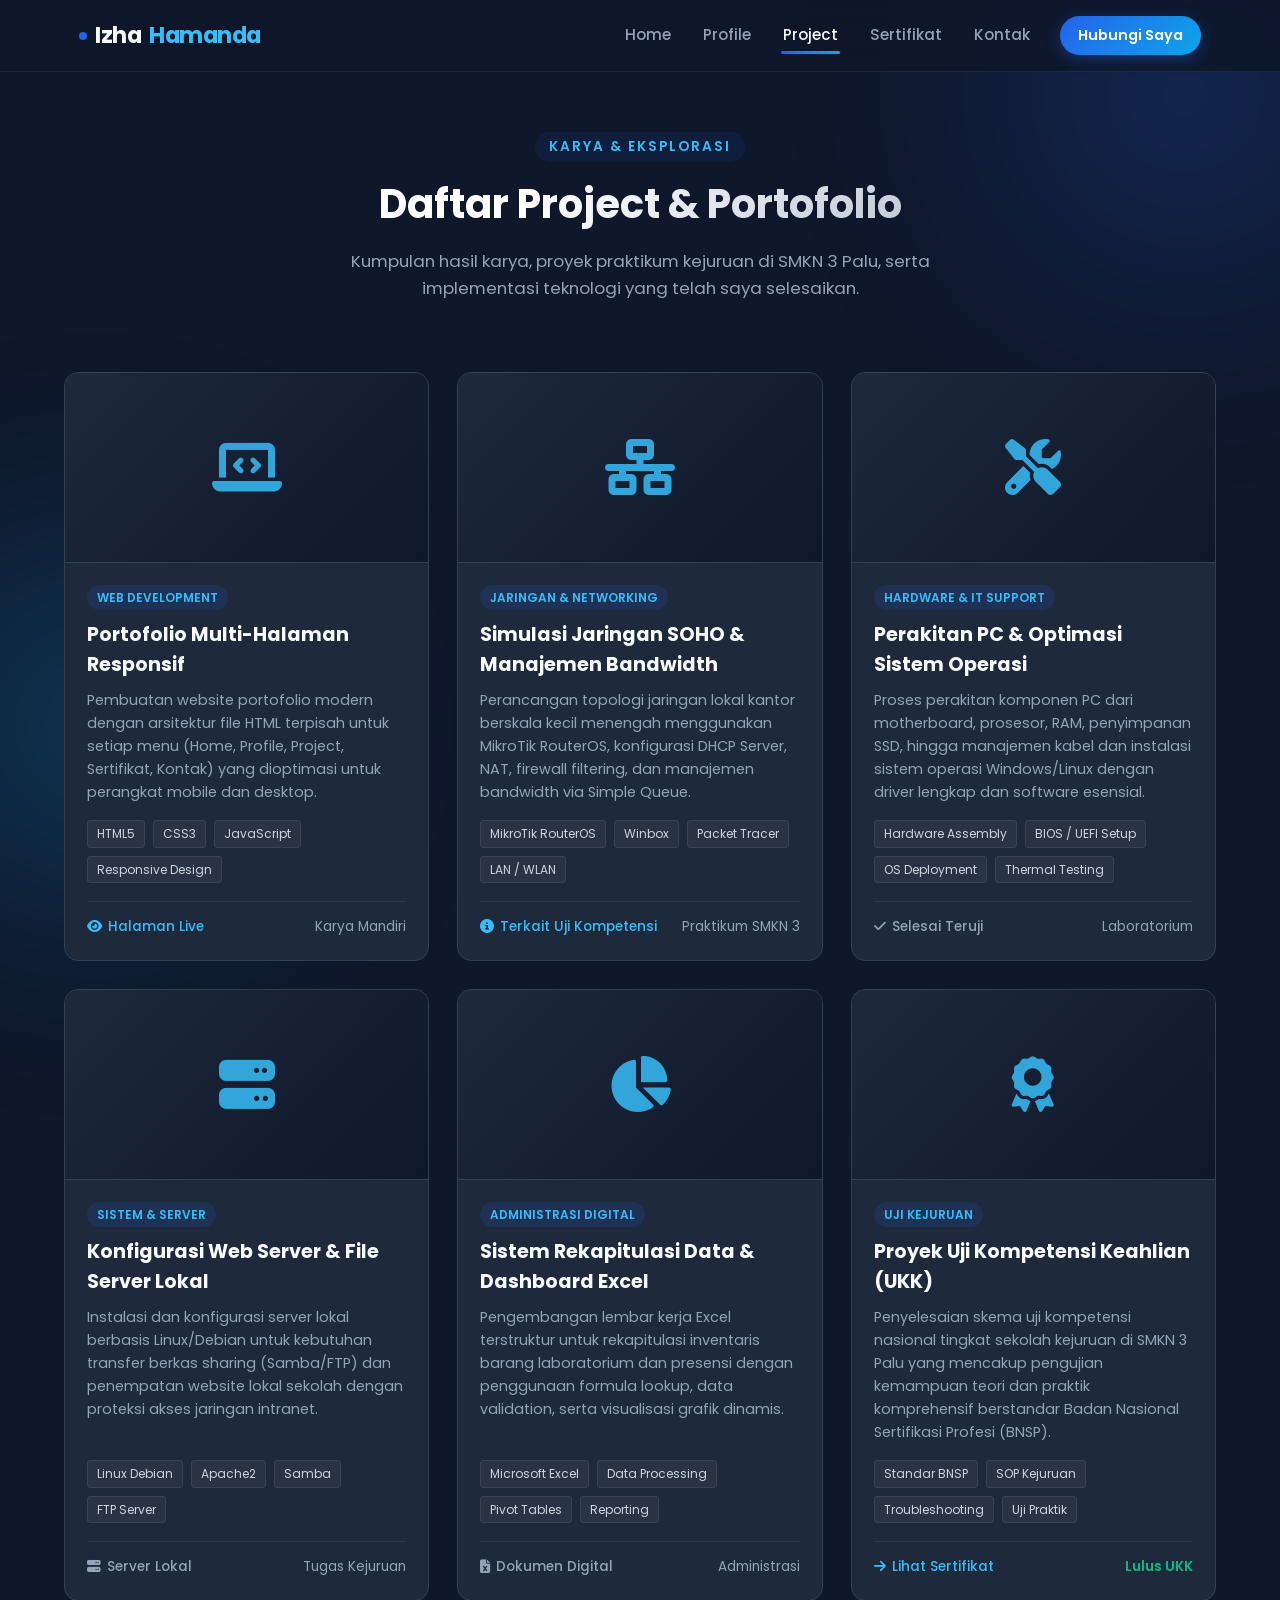
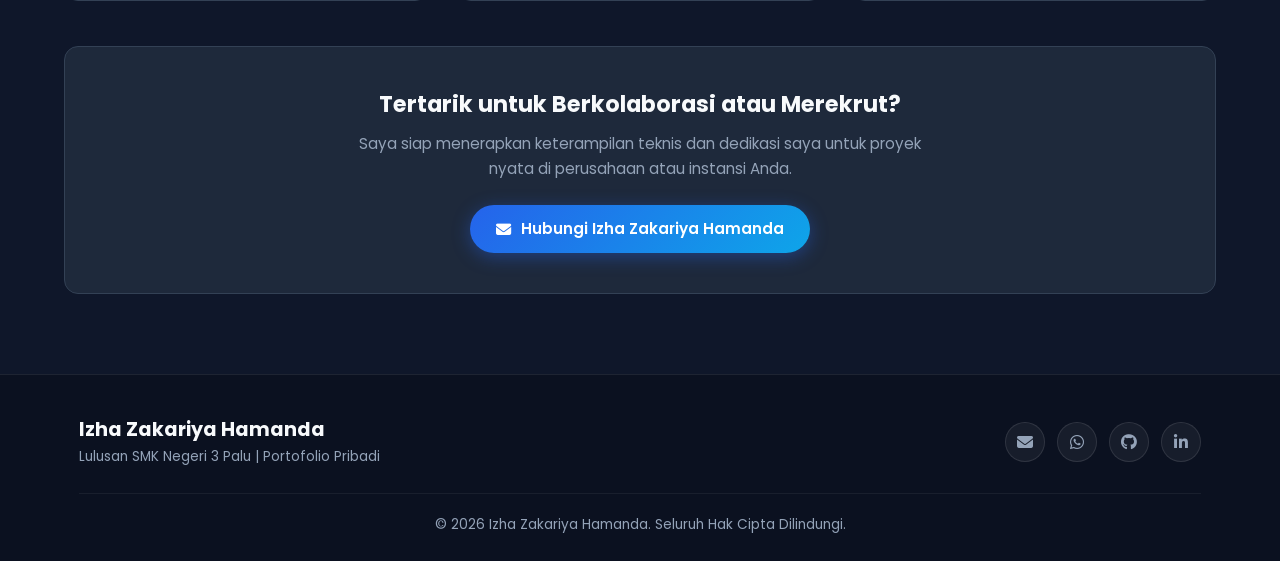
<file: project.html>
﻿<!DOCTYPE html>
<html lang="id">
<head>
  <meta charset="UTF-8">
  <meta name="viewport" content="width=device-width, initial-scale=1.0">
  <title>Project & Portofolio Karya | Izha Zakariya Hamanda</title>
  <style>
/* ===================================================================
   PORTFOLIO - IZHA ZAKARIYA HAMANDA
   Lulusan SMK Negeri 3 Palu
   =================================================================== */

:root {
  --primary: #2563eb;
  --primary-hover: #1d4ed8;
  --primary-light: rgba(37, 99, 235, 0.1);
  --secondary: #0ea5e9;
  --dark-bg: #0f172a;
  --card-bg: #1e293b;
  --card-border: #334155;
  --text-main: #f8fafc;
  --text-muted: #94a3b8;
  --accent: #38bdf8;
  --success: #10b981;
  --radius-sm: 8px;
  --radius-md: 14px;
  --radius-lg: 20px;
  --shadow: 0 10px 25px -5px rgba(0, 0, 0, 0.3), 0 8px 10px -6px rgba(0, 0, 0, 0.3);
  --transition: all 0.3s ease;
  --font-family: 'Poppins', -apple-system, BlinkMacSystemFont, 'Segoe UI', Roboto, sans-serif;
}

* {
  margin: 0;
  padding: 0;
  box-sizing: border-box;
}

body {
  font-family: var(--font-family);
  background-color: var(--dark-bg);
  color: var(--text-main);
  line-height: 1.6;
  min-height: 100vh;
  display: flex;
  flex-direction: column;
  overflow-x: hidden;
}

/* Background gradient circles */
body::before, body::after {
  content: '';
  position: fixed;
  width: 350px;
  height: 350px;
  border-radius: 50%;
  filter: blur(120px);
  z-index: -1;
  opacity: 0.25;
  pointer-events: none;
}
body::before {
  top: -80px;
  right: -80px;
  background: var(--primary);
}
body::after {
  bottom: 0;
  left: -80px;
  background: var(--secondary);
}

a {
  text-decoration: none;
  color: inherit;
  transition: var(--transition);
}

ul {
  list-style: none;
}

img {
  max-width: 100%;
  display: block;
}

/* ================= CONTAINER ================= */
.container {
  width: 90%;
  max-width: 1200px;
  margin: 0 auto;
  padding: 0 15px;
}

/* ================= HEADER / NAVBAR ================= */
.header {
  position: sticky;
  top: 0;
  background: rgba(15, 23, 42, 0.85);
  backdrop-filter: blur(12px);
  -webkit-backdrop-filter: blur(12px);
  z-index: 1000;
  border-bottom: 1px solid rgba(255, 255, 255, 0.08);
  padding: 16px 0;
  transition: var(--transition);
}

.nav-container {
  display: flex;
  justify-content: space-between;
  align-items: center;
}

.logo {
  font-size: 1.4rem;
  font-weight: 700;
  letter-spacing: -0.5px;
  color: var(--text-main);
  display: flex;
  align-items: center;
  gap: 8px;
}

.logo span {
  color: var(--accent);
}

.logo .dot {
  width: 8px;
  height: 8px;
  background: var(--primary);
  border-radius: 50%;
  display: inline-block;
}

.nav-menu {
  display: flex;
  align-items: center;
  gap: 28px;
}

.nav-link {
  font-size: 0.95rem;
  font-weight: 500;
  color: var(--text-muted);
  position: relative;
  padding: 6px 2px;
}

.nav-link:hover,
.nav-link.active {
  color: var(--text-main);
}

.nav-link.active::after {
  content: '';
  position: absolute;
  bottom: 0;
  left: 0;
  width: 100%;
  height: 2.5px;
  background: linear-gradient(90deg, var(--primary), var(--secondary));
  border-radius: 2px;
}

.nav-btn {
  padding: 8px 18px;
  background: linear-gradient(135deg, var(--primary), var(--secondary));
  color: #fff !important;
  border-radius: 50px;
  font-weight: 600;
  font-size: 0.9rem;
  box-shadow: 0 4px 15px rgba(37, 99, 235, 0.35);
}

.nav-btn:hover {
  transform: translateY(-2px);
  box-shadow: 0 6px 20px rgba(37, 99, 235, 0.5);
}

.hamburger {
  display: none;
  cursor: pointer;
  background: none;
  border: none;
  color: var(--text-main);
  font-size: 1.5rem;
}

/* ================= PAGE HERO & TITLE ================= */
.page-header {
  padding: 60px 0 30px;
  text-align: center;
}

.page-header .tagline {
  color: var(--accent);
  text-transform: uppercase;
  font-size: 0.85rem;
  font-weight: 600;
  letter-spacing: 2px;
  margin-bottom: 10px;
  display: inline-block;
  background: var(--primary-light);
  padding: 4px 14px;
  border-radius: 50px;
}

.page-header h1 {
  font-size: 2.5rem;
  font-weight: 700;
  margin-bottom: 12px;
  background: linear-gradient(135deg, #fff 40%, var(--text-muted) 100%);
  -webkit-background-clip: text;
  -webkit-text-fill-color: transparent;
}

.page-header p {
  color: var(--text-muted);
  max-width: 650px;
  margin: 0 auto;
  font-size: 1.05rem;
}

/* ================= BUTTONS ================= */
.btn {
  display: inline-flex;
  align-items: center;
  gap: 10px;
  padding: 12px 26px;
  border-radius: 50px;
  font-weight: 600;
  font-size: 0.95rem;
  cursor: pointer;
  border: none;
  outline: none;
  transition: var(--transition);
}

.btn-primary {
  background: linear-gradient(135deg, var(--primary), var(--secondary));
  color: #fff;
  box-shadow: 0 4px 18px rgba(37, 99, 235, 0.4);
}

.btn-primary:hover {
  transform: translateY(-2px);
  box-shadow: 0 6px 25px rgba(37, 99, 235, 0.6);
}

.btn-outline {
  background: transparent;
  color: var(--text-main);
  border: 1.5px solid var(--card-border);
}

.btn-outline:hover {
  border-color: var(--accent);
  background: rgba(56, 189, 248, 0.08);
  transform: translateY(-2px);
}

/* ================= HERO SECTION (HOME) ================= */
.hero-section {
  padding: 70px 0 90px;
  display: flex;
  align-items: center;
  min-height: calc(85vh - 70px);
}

.hero-grid {
  display: grid;
  grid-template-columns: 1.2fr 0.8fr;
  align-items: center;
  gap: 50px;
}

.hero-badge {
  display: inline-flex;
  align-items: center;
  gap: 8px;
  padding: 6px 14px;
  background: rgba(37, 99, 235, 0.15);
  border: 1px solid rgba(56, 189, 248, 0.25);
  border-radius: 50px;
  font-size: 0.85rem;
  font-weight: 500;
  color: var(--accent);
  margin-bottom: 20px;
}

.hero-badge .pulse {
  width: 8px;
  height: 8px;
  background: var(--success);
  border-radius: 50%;
  box-shadow: 0 0 10px var(--success);
}

.hero-content h1 {
  font-size: 3.2rem;
  font-weight: 800;
  line-height: 1.15;
  margin-bottom: 16px;
}

.hero-content h1 .gradient-text {
  background: linear-gradient(135deg, #60a5fa 0%, #38bdf8 100%);
  -webkit-background-clip: text;
  -webkit-text-fill-color: transparent;
}

.hero-content .subtitle {
  font-size: 1.25rem;
  color: #cbd5e1;
  font-weight: 500;
  margin-bottom: 14px;
}

.hero-content p.desc {
  font-size: 1.02rem;
  color: var(--text-muted);
  margin-bottom: 30px;
  max-width: 540px;
  line-height: 1.7;
}

.hero-cta {
  display: flex;
  gap: 16px;
  flex-wrap: wrap;
  margin-bottom: 40px;
}

.hero-stats {
  display: flex;
  gap: 35px;
  border-top: 1px solid var(--card-border);
  padding-top: 25px;
}

.stat-item h3 {
  font-size: 1.6rem;
  font-weight: 700;
  color: var(--text-main);
}

.stat-item p {
  font-size: 0.85rem;
  color: var(--text-muted);
}

/* Photo card with glow */
.hero-image-wrapper {
  position: relative;
  display: flex;
  justify-content: center;
}

.hero-image-card {
  position: relative;
  width: 320px;
  max-width: 100%;
  border-radius: 24px;
  padding: 12px;
  background: linear-gradient(145deg, rgba(255,255,255,0.06), rgba(255,255,255,0.02));
  border: 1px solid rgba(255, 255, 255, 0.12);
  box-shadow: var(--shadow);
}

.hero-image-card img {
  width: 100%;
  height: 400px;
  object-fit: cover;
  border-radius: 18px;
}

.floating-pill {
  position: absolute;
  background: rgba(15, 23, 42, 0.9);
  backdrop-filter: blur(8px);
  border: 1px solid rgba(255, 255, 255, 0.1);
  padding: 10px 18px;
  border-radius: 50px;
  display: flex;
  align-items: center;
  gap: 10px;
  box-shadow: 0 10px 20px rgba(0,0,0,0.4);
}

.floating-pill.pill-1 {
  bottom: 25px;
  left: -20px;
}

.floating-pill.pill-2 {
  top: 30px;
  right: -20px;
}

.floating-pill i {
  color: var(--accent);
  font-size: 1.1rem;
}

.floating-pill span {
  font-size: 0.85rem;
  font-weight: 600;
}

/* ================= SECTION COMMON ================= */
.section {
  padding: 60px 0 80px;
}

.card {
  background: var(--card-bg);
  border: 1px solid var(--card-border);
  border-radius: var(--radius-md);
  padding: 28px;
  transition: var(--transition);
}

.card:hover {
  transform: translateY(-5px);
  border-color: rgba(56, 189, 248, 0.4);
  box-shadow: 0 12px 30px rgba(0, 0, 0, 0.4);
}

/* ================= PROFILE PAGE ================= */
.profile-grid {
  display: grid;
  grid-template-columns: 0.85fr 1.15fr;
  gap: 40px;
  margin-top: 30px;
}

.profile-card {
  text-align: center;
  position: sticky;
  top: 100px;
}

.profile-img-lg {
  width: 200px;
  height: 250px;
  object-fit: cover;
  border-radius: 18px;
  margin: 0 auto 20px;
  border: 2px solid rgba(56, 189, 248, 0.3);
  box-shadow: 0 8px 25px rgba(0,0,0,0.5);
}

.profile-card h2 {
  font-size: 1.5rem;
  margin-bottom: 6px;
}

.profile-card .role {
  color: var(--accent);
  font-weight: 500;
  font-size: 0.95rem;
  margin-bottom: 16px;
}

.profile-info-list {
  text-align: left;
  border-top: 1px solid var(--card-border);
  padding-top: 18px;
  margin-top: 18px;
}

.profile-info-item {
  display: flex;
  justify-content: space-between;
  padding: 8px 0;
  font-size: 0.9rem;
  border-bottom: 1px dashed rgba(255, 255, 255, 0.05);
}

.profile-info-item span:first-child {
  color: var(--text-muted);
}

.profile-info-item span:last-child {
  font-weight: 500;
  color: var(--text-main);
}

.content-block {
  margin-bottom: 35px;
}

.content-block h3 {
  font-size: 1.35rem;
  margin-bottom: 16px;
  display: flex;
  align-items: center;
  gap: 10px;
  color: var(--text-main);
  border-bottom: 2px solid rgba(255, 255, 255, 0.06);
  padding-bottom: 10px;
}

.content-block h3 i {
  color: var(--accent);
}

.skills-grid {
  display: grid;
  grid-template-columns: repeat(auto-fit, minmax(220px, 1fr));
  gap: 16px;
}

.skill-box {
  background: rgba(15, 23, 42, 0.6);
  border: 1px solid var(--card-border);
  padding: 16px;
  border-radius: var(--radius-sm);
  display: flex;
  align-items: center;
  gap: 14px;
  transition: var(--transition);
}

.skill-box:hover {
  border-color: var(--accent);
  background: rgba(37, 99, 235, 0.1);
  transform: translateY(-2px);
}

.skill-box i {
  font-size: 1.6rem;
  color: var(--accent);
}

.skill-box .skill-title {
  font-weight: 600;
  font-size: 0.95rem;
}

.skill-box .skill-level {
  font-size: 0.8rem;
  color: var(--text-muted);
}

/* Timeline */
.timeline {
  position: relative;
  padding-left: 28px;
}

.timeline::before {
  content: '';
  position: absolute;
  left: 6px;
  top: 8px;
  bottom: 0;
  width: 2px;
  background: var(--card-border);
}

.timeline-item {
  position: relative;
  margin-bottom: 28px;
}

.timeline-dot {
  position: absolute;
  left: -28px;
  top: 6px;
  width: 14px;
  height: 14px;
  border-radius: 50%;
  background: var(--primary);
  border: 3px solid var(--dark-bg);
  box-shadow: 0 0 0 2px var(--accent);
}

.timeline-content {
  background: rgba(15, 23, 42, 0.5);
  border: 1px solid var(--card-border);
  padding: 18px;
  border-radius: var(--radius-sm);
}

.timeline-year {
  font-size: 0.8rem;
  font-weight: 600;
  color: var(--accent);
  text-transform: uppercase;
  margin-bottom: 4px;
  display: inline-block;
}

.timeline-title {
  font-size: 1.1rem;
  font-weight: 600;
  color: var(--text-main);
  margin-bottom: 4px;
}

.timeline-sub {
  font-size: 0.9rem;
  color: var(--text-muted);
  margin-bottom: 8px;
}

.timeline-text {
  font-size: 0.9rem;
  color: #cbd5e1;
}

/* ================= PROJECT PAGE ================= */
.project-grid {
  display: grid;
  grid-template-columns: repeat(auto-fill, minmax(330px, 1fr));
  gap: 28px;
  margin-top: 30px;
}

.project-card {
  background: var(--card-bg);
  border: 1px solid var(--card-border);
  border-radius: var(--radius-md);
  overflow: hidden;
  display: flex;
  flex-direction: column;
  transition: var(--transition);
}

.project-card:hover {
  transform: translateY(-6px);
  border-color: rgba(56, 189, 248, 0.45);
  box-shadow: 0 15px 35px rgba(0, 0, 0, 0.5);
}

.project-thumbnail {
  position: relative;
  height: 190px;
  background: linear-gradient(135deg, #1e293b, #0f172a);
  display: flex;
  align-items: center;
  justify-content: center;
  overflow: hidden;
  border-bottom: 1px solid var(--card-border);
}

.project-thumbnail i.project-icon {
  font-size: 3.5rem;
  color: var(--accent);
  opacity: 0.85;
  transition: var(--transition);
}

.project-card:hover .project-thumbnail i.project-icon {
  transform: scale(1.1);
  color: #60a5fa;
}

.project-body {
  padding: 22px;
  display: flex;
  flex-direction: column;
  flex-grow: 1;
}

.project-tag {
  font-size: 0.75rem;
  font-weight: 600;
  text-transform: uppercase;
  color: var(--accent);
  background: rgba(37, 99, 235, 0.15);
  padding: 3px 10px;
  border-radius: 50px;
  align-self: flex-start;
  margin-bottom: 10px;
}

.project-title {
  font-size: 1.2rem;
  font-weight: 700;
  margin-bottom: 8px;
  color: var(--text-main);
}

.project-desc {
  font-size: 0.9rem;
  color: var(--text-muted);
  line-height: 1.6;
  margin-bottom: 16px;
  flex-grow: 1;
}

.project-tech {
  display: flex;
  flex-wrap: wrap;
  gap: 8px;
  margin-bottom: 18px;
}

.tech-pill {
  font-size: 0.75rem;
  background: rgba(255, 255, 255, 0.05);
  color: #cbd5e1;
  padding: 3px 9px;
  border-radius: 4px;
  border: 1px solid rgba(255, 255, 255, 0.08);
}

.project-links {
  display: flex;
  gap: 12px;
  border-top: 1px solid rgba(255, 255, 255, 0.06);
  padding-top: 14px;
}

.project-link-btn {
  font-size: 0.85rem;
  font-weight: 500;
  color: var(--accent);
  display: inline-flex;
  align-items: center;
  gap: 6px;
}

.project-link-btn:hover {
  color: #fff;
}

/* ================= SERTIFIKAT PAGE ================= */
.sertifikat-grid {
  display: grid;
  grid-template-columns: repeat(auto-fill, minmax(320px, 1fr));
  gap: 28px;
  margin-top: 30px;
}

.sertifikat-card {
  background: var(--card-bg);
  border: 1px solid var(--card-border);
  border-radius: var(--radius-md);
  padding: 24px;
  display: flex;
  flex-direction: column;
  transition: var(--transition);
  position: relative;
}

.sertifikat-card:hover {
  transform: translateY(-5px);
  border-color: rgba(56, 189, 248, 0.4);
  box-shadow: 0 12px 30px rgba(0,0,0,0.4);
}

.cert-icon-wrapper {
  width: 52px;
  height: 52px;
  border-radius: 12px;
  background: linear-gradient(135deg, rgba(37,99,235,0.2), rgba(14,165,233,0.2));
  border: 1px solid rgba(56, 189, 248, 0.3);
  display: flex;
  align-items: center;
  justify-content: center;
  margin-bottom: 16px;
}

.cert-icon-wrapper i {
  font-size: 1.5rem;
  color: var(--accent);
}

.cert-issuer {
  font-size: 0.82rem;
  color: var(--accent);
  font-weight: 600;
  margin-bottom: 6px;
}

.cert-title {
  font-size: 1.15rem;
  font-weight: 700;
  margin-bottom: 8px;
  color: var(--text-main);
}

.cert-desc {
  font-size: 0.88rem;
  color: var(--text-muted);
  margin-bottom: 16px;
  flex-grow: 1;
}

.cert-meta {
  display: flex;
  justify-content: space-between;
  align-items: center;
  font-size: 0.8rem;
  color: #94a3b8;
  border-top: 1px solid rgba(255, 255, 255, 0.08);
  padding-top: 14px;
}

.cert-badge {
  background: rgba(16, 185, 129, 0.15);
  color: var(--success);
  padding: 3px 10px;
  border-radius: 50px;
  font-weight: 600;
  font-size: 0.75rem;
}

/* ================= KONTAK PAGE ================= */
.contact-grid {
  display: grid;
  grid-template-columns: 0.9fr 1.1fr;
  gap: 40px;
  margin-top: 30px;
}

.contact-info-card {
  background: var(--card-bg);
  border: 1px solid var(--card-border);
  border-radius: var(--radius-md);
  padding: 30px;
}

.contact-info-card h2 {
  font-size: 1.6rem;
  margin-bottom: 12px;
}

.contact-info-card p.lead {
  color: var(--text-muted);
  font-size: 0.95rem;
  margin-bottom: 28px;
}

.contact-channel {
  display: flex;
  align-items: flex-start;
  gap: 16px;
  margin-bottom: 22px;
}

.channel-icon {
  width: 44px;
  height: 44px;
  border-radius: 10px;
  background: rgba(37, 99, 235, 0.15);
  border: 1px solid rgba(56, 189, 248, 0.25);
  display: flex;
  align-items: center;
  justify-content: center;
  color: var(--accent);
  font-size: 1.2rem;
  flex-shrink: 0;
}

.channel-details h4 {
  font-size: 0.95rem;
  font-weight: 600;
  color: var(--text-main);
  margin-bottom: 2px;
}

.channel-details p,
.channel-details a {
  font-size: 0.88rem;
  color: var(--text-muted);
}

.channel-details a:hover {
  color: var(--accent);
}

.contact-form-card {
  background: var(--card-bg);
  border: 1px solid var(--card-border);
  border-radius: var(--radius-md);
  padding: 32px;
}

.form-group {
  margin-bottom: 20px;
}

.form-label {
  display: block;
  font-size: 0.88rem;
  font-weight: 500;
  margin-bottom: 8px;
  color: #cbd5e1;
}

.form-control {
  width: 100%;
  background: rgba(15, 23, 42, 0.7);
  border: 1px solid var(--card-border);
  border-radius: var(--radius-sm);
  padding: 12px 16px;
  color: var(--text-main);
  font-family: inherit;
  font-size: 0.95rem;
  transition: var(--transition);
}

.form-control:focus {
  outline: none;
  border-color: var(--accent);
  box-shadow: 0 0 0 3px rgba(56, 189, 248, 0.2);
}

textarea.form-control {
  resize: vertical;
  min-height: 120px;
}

/* ================= FOOTER ================= */
.footer {
  margin-top: auto;
  background: #0b1120;
  border-top: 1px solid rgba(255, 255, 255, 0.08);
  padding: 40px 0 25px;
}

.footer-content {
  display: flex;
  justify-content: space-between;
  align-items: center;
  flex-wrap: wrap;
  gap: 20px;
  padding-bottom: 25px;
  border-bottom: 1px solid rgba(255, 255, 255, 0.06);
}

.footer-bio h3 {
  font-size: 1.2rem;
  font-weight: 700;
}

.footer-bio p {
  font-size: 0.85rem;
  color: var(--text-muted);
}

.footer-socials {
  display: flex;
  gap: 12px;
}

.social-btn {
  width: 40px;
  height: 40px;
  border-radius: 50%;
  background: rgba(255, 255, 255, 0.05);
  border: 1px solid rgba(255, 255, 255, 0.1);
  display: flex;
  align-items: center;
  justify-content: center;
  color: var(--text-muted);
  transition: var(--transition);
}

.social-btn:hover {
  color: #fff;
  background: var(--primary);
  border-color: var(--primary);
  transform: translateY(-3px);
}

.footer-bottom {
  padding-top: 20px;
  text-align: center;
  font-size: 0.85rem;
  color: var(--text-muted);
}

/* ================= RESPONSIVE ================= */
@media (max-width: 900px) {
  .hero-grid {
    grid-template-columns: 1fr;
    text-align: center;
    gap: 40px;
  }
  .hero-badge, .hero-cta, .hero-stats {
    justify-content: center;
  }
  .hero-content p.desc {
    margin: 0 auto 30px;
  }
  .profile-grid, .contact-grid {
    grid-template-columns: 1fr;
  }
  .profile-card {
    position: static;
  }
}

@media (max-width: 768px) {
  .hamburger {
    display: block;
  }
  .nav-menu {
    position: fixed;
    top: 68px;
    left: -100%;
    width: 100%;
    height: calc(100vh - 68px);
    background: rgba(15, 23, 42, 0.98);
    backdrop-filter: blur(16px);
    flex-direction: column;
    justify-content: flex-start;
    padding: 40px 20px;
    gap: 22px;
    transition: left 0.3s ease;
  }
  .nav-menu.open {
    left: 0;
  }
  .hero-content h1 {
    font-size: 2.3rem;
  }
  .page-header h1 {
    font-size: 2rem;
  }
}

  </style>
  <!-- Google Fonts & Font Awesome Icons -->
  <link rel="preconnect" href="https://fonts.googleapis.com">
  <link rel="preconnect" href="https://fonts.gstatic.com" crossorigin>
  <link href="https://fonts.googleapis.com/css2?family=Poppins:wght@300;400;500;600;700;800&display=swap" rel="stylesheet">
  <link rel="stylesheet" href="https://cdnjs.cloudflare.com/ajax/libs/font-awesome/6.5.1/css/all.min.css">
</head>
<body>

  <!-- Navigation Bar -->
  <header class="header">
    <div class="container nav-container">
      <a href="index.html" class="logo">
        <span class="dot"></span> Izha <span>Hamanda</span>
      </a>
      
      <button class="hamburger" id="hamburger" aria-label="Buka menu navigasi">
        <i class="fa-solid fa-bars"></i>
      </button>

      <nav class="nav-menu" id="navMenu">
        <a href="index.html" class="nav-link">Home</a>
        <a href="profile.html" class="nav-link">Profile</a>
        <a href="project.html" class="nav-link active">Project</a>
        <a href="sertifikat.html" class="nav-link">Sertifikat</a>
        <a href="kontak.html" class="nav-link">Kontak</a>
        <a href="kontak.html" class="nav-btn">Hubungi Saya</a>
      </nav>
    </div>
  </header>

  <!-- Page Header -->
  <header class="page-header container">
    <span class="tagline">Karya & Eksplorasi</span>
    <h1>Daftar Project & Portofolio</h1>
    <p>Kumpulan hasil karya, proyek praktikum kejuruan di SMKN 3 Palu, serta implementasi teknologi yang telah saya selesaikan.</p>
  </header>

  <!-- Main Content -->
  <main class="container section" style="padding-top: 10px;">
    
    <div class="project-grid">

      <!-- Project 1 -->
      <article class="project-card">
        <div class="project-thumbnail">
          <i class="fa-solid fa-laptop-code project-icon"></i>
        </div>
        <div class="project-body">
          <span class="project-tag">Web Development</span>
          <h3 class="project-title">Portofolio Multi-Halaman Responsif</h3>
          <p class="project-desc">
            Pembuatan website portofolio modern dengan arsitektur file HTML terpisah untuk setiap menu (Home, Profile, Project, Sertifikat, Kontak) yang dioptimasi untuk perangkat mobile dan desktop.
          </p>
          <div class="project-tech">
            <span class="tech-pill">HTML5</span>
            <span class="tech-pill">CSS3</span>
            <span class="tech-pill">JavaScript</span>
            <span class="tech-pill">Responsive Design</span>
          </div>
          <div class="project-links">
            <a href="index.html" class="project-link-btn">
              <i class="fa-solid fa-eye"></i> Halaman Live
            </a>
            <span style="color: var(--text-muted); font-size: 0.85rem; margin-left: auto;">Karya Mandiri</span>
          </div>
        </div>
      </article>

      <!-- Project 2 -->
      <article class="project-card">
        <div class="project-thumbnail">
          <i class="fa-solid fa-network-wired project-icon"></i>
        </div>
        <div class="project-body">
          <span class="project-tag">Jaringan & Networking</span>
          <h3 class="project-title">Simulasi Jaringan SOHO & Manajemen Bandwidth</h3>
          <p class="project-desc">
            Perancangan topologi jaringan lokal kantor berskala kecil menengah menggunakan MikroTik RouterOS, konfigurasi DHCP Server, NAT, firewall filtering, dan manajemen bandwidth via Simple Queue.
          </p>
          <div class="project-tech">
            <span class="tech-pill">MikroTik RouterOS</span>
            <span class="tech-pill">Winbox</span>
            <span class="tech-pill">Packet Tracer</span>
            <span class="tech-pill">LAN / WLAN</span>
          </div>
          <div class="project-links">
            <a href="sertifikat.html" class="project-link-btn">
              <i class="fa-solid fa-circle-info"></i> Terkait Uji Kompetensi
            </a>
            <span style="color: var(--text-muted); font-size: 0.85rem; margin-left: auto;">Praktikum SMKN 3</span>
          </div>
        </div>
      </article>

      <!-- Project 3 -->
      <article class="project-card">
        <div class="project-thumbnail">
          <i class="fa-solid fa-screwdriver-wrench project-icon"></i>
        </div>
        <div class="project-body">
          <span class="project-tag">Hardware & IT Support</span>
          <h3 class="project-title">Perakitan PC & Optimasi Sistem Operasi</h3>
          <p class="project-desc">
            Proses perakitan komponen PC dari motherboard, prosesor, RAM, penyimpanan SSD, hingga manajemen kabel dan instalasi sistem operasi Windows/Linux dengan driver lengkap dan software esensial.
          </p>
          <div class="project-tech">
            <span class="tech-pill">Hardware Assembly</span>
            <span class="tech-pill">BIOS / UEFI Setup</span>
            <span class="tech-pill">OS Deployment</span>
            <span class="tech-pill">Thermal Testing</span>
          </div>
          <div class="project-links">
            <span class="project-link-btn" style="color: var(--text-muted);">
              <i class="fa-solid fa-check"></i> Selesai Teruji
            </span>
            <span style="color: var(--text-muted); font-size: 0.85rem; margin-left: auto;">Laboratorium</span>
          </div>
        </div>
      </article>

      <!-- Project 4 -->
      <article class="project-card">
        <div class="project-thumbnail">
          <i class="fa-solid fa-server project-icon"></i>
        </div>
        <div class="project-body">
          <span class="project-tag">Sistem & Server</span>
          <h3 class="project-title">Konfigurasi Web Server & File Server Lokal</h3>
          <p class="project-desc">
            Instalasi dan konfigurasi server lokal berbasis Linux/Debian untuk kebutuhan transfer berkas sharing (Samba/FTP) dan penempatan website lokal sekolah dengan proteksi akses jaringan intranet.
          </p>
          <div class="project-tech">
            <span class="tech-pill">Linux Debian</span>
            <span class="tech-pill">Apache2</span>
            <span class="tech-pill">Samba</span>
            <span class="tech-pill">FTP Server</span>
          </div>
          <div class="project-links">
            <span class="project-link-btn" style="color: var(--text-muted);">
              <i class="fa-solid fa-server"></i> Server Lokal
            </span>
            <span style="color: var(--text-muted); font-size: 0.85rem; margin-left: auto;">Tugas Kejuruan</span>
          </div>
        </div>
      </article>

      <!-- Project 5 -->
      <article class="project-card">
        <div class="project-thumbnail">
          <i class="fa-solid fa-chart-pie project-icon"></i>
        </div>
        <div class="project-body">
          <span class="project-tag">Administrasi Digital</span>
          <h3 class="project-title">Sistem Rekapitulasi Data & Dashboard Excel</h3>
          <p class="project-desc">
            Pengembangan lembar kerja Excel terstruktur untuk rekapitulasi inventaris barang laboratorium dan presensi dengan penggunaan formula lookup, data validation, serta visualisasi grafik dinamis.
          </p>
          <div class="project-tech">
            <span class="tech-pill">Microsoft Excel</span>
            <span class="tech-pill">Data Processing</span>
            <span class="tech-pill">Pivot Tables</span>
            <span class="tech-pill">Reporting</span>
          </div>
          <div class="project-links">
            <span class="project-link-btn" style="color: var(--text-muted);">
              <i class="fa-solid fa-file-excel"></i> Dokumen Digital
            </span>
            <span style="color: var(--text-muted); font-size: 0.85rem; margin-left: auto;">Administrasi</span>
          </div>
        </div>
      </article>

      <!-- Project 6 -->
      <article class="project-card">
        <div class="project-thumbnail">
          <i class="fa-solid fa-award project-icon"></i>
        </div>
        <div class="project-body">
          <span class="project-tag">Uji Kejuruan</span>
          <h3 class="project-title">Proyek Uji Kompetensi Keahlian (UKK)</h3>
          <p class="project-desc">
            Penyelesaian skema uji kompetensi nasional tingkat sekolah kejuruan di SMKN 3 Palu yang mencakup pengujian kemampuan teori dan praktik komprehensif berstandar Badan Nasional Sertifikasi Profesi (BNSP).
          </p>
          <div class="project-tech">
            <span class="tech-pill">Standar BNSP</span>
            <span class="tech-pill">SOP Kejuruan</span>
            <span class="tech-pill">Troubleshooting</span>
            <span class="tech-pill">Uji Praktik</span>
          </div>
          <div class="project-links">
            <a href="sertifikat.html" class="project-link-btn">
              <i class="fa-solid fa-arrow-right"></i> Lihat Sertifikat
            </a>
            <span style="color: var(--success); font-size: 0.85rem; margin-left: auto; font-weight: 600;">Lulus UKK</span>
          </div>
        </div>
      </article>

    </div>

    <!-- Call to action card -->
    <div class="card" style="margin-top: 45px; text-align: center; padding: 40px 20px;">
      <h3 style="font-size: 1.4rem; margin-bottom: 10px;">Tertarik untuk Berkolaborasi atau Merekrut?</h3>
      <p style="color: var(--text-muted); max-width: 600px; margin: 0 auto 24px; font-size: 0.95rem;">
        Saya siap menerapkan keterampilan teknis dan dedikasi saya untuk proyek nyata di perusahaan atau instansi Anda.
      </p>
      <a href="kontak.html" class="btn btn-primary">
        <i class="fa-solid fa-envelope"></i> Hubungi Izha Zakariya Hamanda
      </a>
    </div>

  </main>

  <!-- Footer -->
  <footer class="footer">
    <div class="container">
      <div class="footer-content">
        <div class="footer-bio">
          <h3>Izha Zakariya Hamanda</h3>
          <p>Lulusan SMK Negeri 3 Palu | Portofolio Pribadi</p>
        </div>
        <div class="footer-socials">
          <a href="kontak.html" class="social-btn" title="Email"><i class="fa-solid fa-envelope"></i></a>
          <a href="kontak.html" class="social-btn" title="WhatsApp"><i class="fa-brands fa-whatsapp"></i></a>
          <a href="https://github.com" target="_blank" class="social-btn" title="GitHub"><i class="fa-brands fa-github"></i></a>
          <a href="https://linkedin.com" target="_blank" class="social-btn" title="LinkedIn"><i class="fa-brands fa-linkedin-in"></i></a>
        </div>
      </div>
      <div class="footer-bottom">
        <p>&copy; <span id="currentYear"></span> Izha Zakariya Hamanda. Seluruh Hak Cipta Dilindungi.</p>
      </div>
    </div>
  </footer>

  <script>
// Mobile Menu Toggle
document.addEventListener('DOMContentLoaded', () => {
  const hamburger = document.getElementById('hamburger');
  const navMenu = document.getElementById('navMenu');

  if (hamburger && navMenu) {
    hamburger.addEventListener('click', () => {
      navMenu.classList.toggle('open');
      const icon = hamburger.querySelector('i');
      if (icon) {
        if (navMenu.classList.contains('open')) {
          icon.classList.remove('fa-bars');
          icon.classList.add('fa-xmark');
        } else {
          icon.classList.remove('fa-xmark');
          icon.classList.add('fa-bars');
        }
      }
    });
  }

  // Contact Form Submission Mock
  const contactForm = document.getElementById('contactForm');
  if (contactForm) {
    contactForm.addEventListener('submit', (e) => {
      e.preventDefault();
      const name = document.getElementById('nama')?.value;
      alert(`Terima kasih ${name || 'rekan'}! Pesan Anda telah dikirim. Izha akan segera membalas.`);
      contactForm.reset();
    });
  }

  // Set current year in footer
  const yearElement = document.getElementById('currentYear');
  if (yearElement) {
    yearElement.textContent = new Date().getFullYear();
  }
});

  </script>
</body>
</html>
</file>
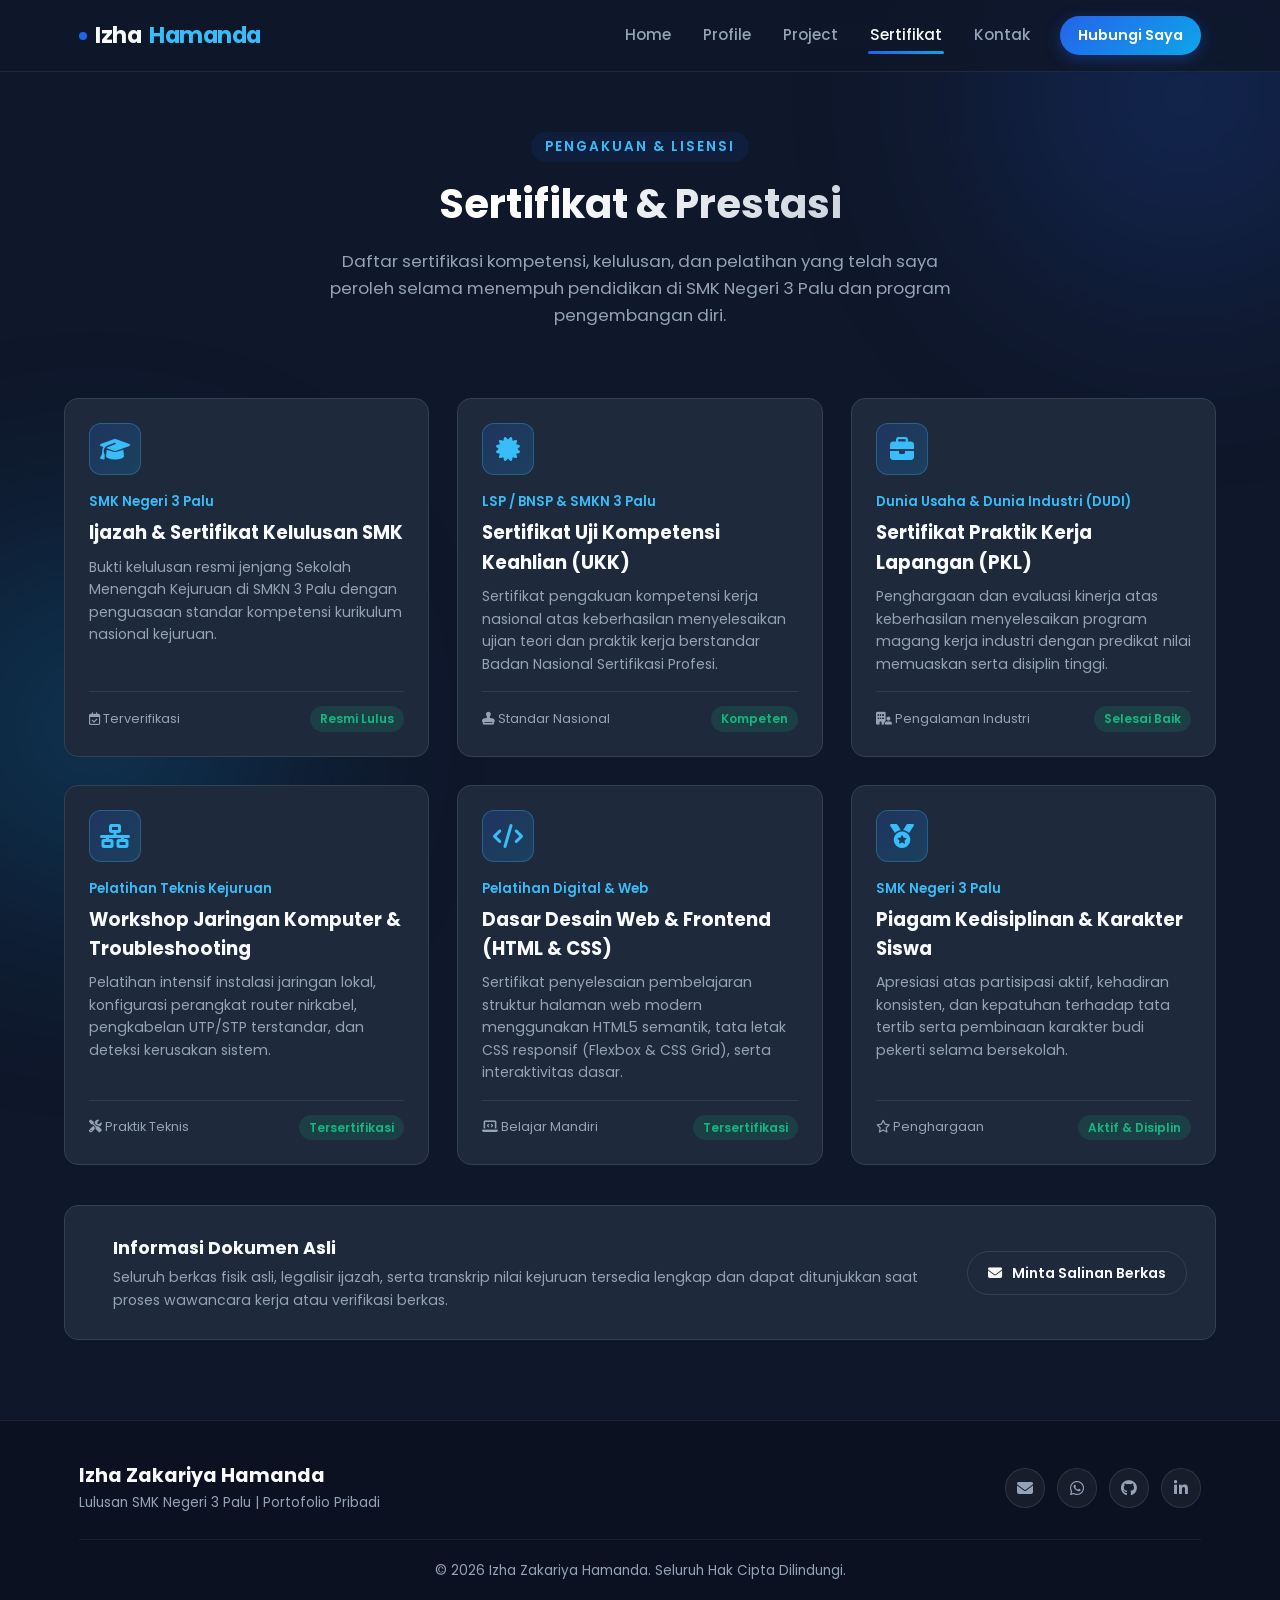
<file: sertifikat.html>
﻿<!DOCTYPE html>
<html lang="id">
<head>
  <meta charset="UTF-8">
  <meta name="viewport" content="width=device-width, initial-scale=1.0">
  <title>Sertifikat & Lisensi | Izha Zakariya Hamanda</title>
  <style>
/* ===================================================================
   PORTFOLIO - IZHA ZAKARIYA HAMANDA
   Lulusan SMK Negeri 3 Palu
   =================================================================== */

:root {
  --primary: #2563eb;
  --primary-hover: #1d4ed8;
  --primary-light: rgba(37, 99, 235, 0.1);
  --secondary: #0ea5e9;
  --dark-bg: #0f172a;
  --card-bg: #1e293b;
  --card-border: #334155;
  --text-main: #f8fafc;
  --text-muted: #94a3b8;
  --accent: #38bdf8;
  --success: #10b981;
  --radius-sm: 8px;
  --radius-md: 14px;
  --radius-lg: 20px;
  --shadow: 0 10px 25px -5px rgba(0, 0, 0, 0.3), 0 8px 10px -6px rgba(0, 0, 0, 0.3);
  --transition: all 0.3s ease;
  --font-family: 'Poppins', -apple-system, BlinkMacSystemFont, 'Segoe UI', Roboto, sans-serif;
}

* {
  margin: 0;
  padding: 0;
  box-sizing: border-box;
}

body {
  font-family: var(--font-family);
  background-color: var(--dark-bg);
  color: var(--text-main);
  line-height: 1.6;
  min-height: 100vh;
  display: flex;
  flex-direction: column;
  overflow-x: hidden;
}

/* Background gradient circles */
body::before, body::after {
  content: '';
  position: fixed;
  width: 350px;
  height: 350px;
  border-radius: 50%;
  filter: blur(120px);
  z-index: -1;
  opacity: 0.25;
  pointer-events: none;
}
body::before {
  top: -80px;
  right: -80px;
  background: var(--primary);
}
body::after {
  bottom: 0;
  left: -80px;
  background: var(--secondary);
}

a {
  text-decoration: none;
  color: inherit;
  transition: var(--transition);
}

ul {
  list-style: none;
}

img {
  max-width: 100%;
  display: block;
}

/* ================= CONTAINER ================= */
.container {
  width: 90%;
  max-width: 1200px;
  margin: 0 auto;
  padding: 0 15px;
}

/* ================= HEADER / NAVBAR ================= */
.header {
  position: sticky;
  top: 0;
  background: rgba(15, 23, 42, 0.85);
  backdrop-filter: blur(12px);
  -webkit-backdrop-filter: blur(12px);
  z-index: 1000;
  border-bottom: 1px solid rgba(255, 255, 255, 0.08);
  padding: 16px 0;
  transition: var(--transition);
}

.nav-container {
  display: flex;
  justify-content: space-between;
  align-items: center;
}

.logo {
  font-size: 1.4rem;
  font-weight: 700;
  letter-spacing: -0.5px;
  color: var(--text-main);
  display: flex;
  align-items: center;
  gap: 8px;
}

.logo span {
  color: var(--accent);
}

.logo .dot {
  width: 8px;
  height: 8px;
  background: var(--primary);
  border-radius: 50%;
  display: inline-block;
}

.nav-menu {
  display: flex;
  align-items: center;
  gap: 28px;
}

.nav-link {
  font-size: 0.95rem;
  font-weight: 500;
  color: var(--text-muted);
  position: relative;
  padding: 6px 2px;
}

.nav-link:hover,
.nav-link.active {
  color: var(--text-main);
}

.nav-link.active::after {
  content: '';
  position: absolute;
  bottom: 0;
  left: 0;
  width: 100%;
  height: 2.5px;
  background: linear-gradient(90deg, var(--primary), var(--secondary));
  border-radius: 2px;
}

.nav-btn {
  padding: 8px 18px;
  background: linear-gradient(135deg, var(--primary), var(--secondary));
  color: #fff !important;
  border-radius: 50px;
  font-weight: 600;
  font-size: 0.9rem;
  box-shadow: 0 4px 15px rgba(37, 99, 235, 0.35);
}

.nav-btn:hover {
  transform: translateY(-2px);
  box-shadow: 0 6px 20px rgba(37, 99, 235, 0.5);
}

.hamburger {
  display: none;
  cursor: pointer;
  background: none;
  border: none;
  color: var(--text-main);
  font-size: 1.5rem;
}

/* ================= PAGE HERO & TITLE ================= */
.page-header {
  padding: 60px 0 30px;
  text-align: center;
}

.page-header .tagline {
  color: var(--accent);
  text-transform: uppercase;
  font-size: 0.85rem;
  font-weight: 600;
  letter-spacing: 2px;
  margin-bottom: 10px;
  display: inline-block;
  background: var(--primary-light);
  padding: 4px 14px;
  border-radius: 50px;
}

.page-header h1 {
  font-size: 2.5rem;
  font-weight: 700;
  margin-bottom: 12px;
  background: linear-gradient(135deg, #fff 40%, var(--text-muted) 100%);
  -webkit-background-clip: text;
  -webkit-text-fill-color: transparent;
}

.page-header p {
  color: var(--text-muted);
  max-width: 650px;
  margin: 0 auto;
  font-size: 1.05rem;
}

/* ================= BUTTONS ================= */
.btn {
  display: inline-flex;
  align-items: center;
  gap: 10px;
  padding: 12px 26px;
  border-radius: 50px;
  font-weight: 600;
  font-size: 0.95rem;
  cursor: pointer;
  border: none;
  outline: none;
  transition: var(--transition);
}

.btn-primary {
  background: linear-gradient(135deg, var(--primary), var(--secondary));
  color: #fff;
  box-shadow: 0 4px 18px rgba(37, 99, 235, 0.4);
}

.btn-primary:hover {
  transform: translateY(-2px);
  box-shadow: 0 6px 25px rgba(37, 99, 235, 0.6);
}

.btn-outline {
  background: transparent;
  color: var(--text-main);
  border: 1.5px solid var(--card-border);
}

.btn-outline:hover {
  border-color: var(--accent);
  background: rgba(56, 189, 248, 0.08);
  transform: translateY(-2px);
}

/* ================= HERO SECTION (HOME) ================= */
.hero-section {
  padding: 70px 0 90px;
  display: flex;
  align-items: center;
  min-height: calc(85vh - 70px);
}

.hero-grid {
  display: grid;
  grid-template-columns: 1.2fr 0.8fr;
  align-items: center;
  gap: 50px;
}

.hero-badge {
  display: inline-flex;
  align-items: center;
  gap: 8px;
  padding: 6px 14px;
  background: rgba(37, 99, 235, 0.15);
  border: 1px solid rgba(56, 189, 248, 0.25);
  border-radius: 50px;
  font-size: 0.85rem;
  font-weight: 500;
  color: var(--accent);
  margin-bottom: 20px;
}

.hero-badge .pulse {
  width: 8px;
  height: 8px;
  background: var(--success);
  border-radius: 50%;
  box-shadow: 0 0 10px var(--success);
}

.hero-content h1 {
  font-size: 3.2rem;
  font-weight: 800;
  line-height: 1.15;
  margin-bottom: 16px;
}

.hero-content h1 .gradient-text {
  background: linear-gradient(135deg, #60a5fa 0%, #38bdf8 100%);
  -webkit-background-clip: text;
  -webkit-text-fill-color: transparent;
}

.hero-content .subtitle {
  font-size: 1.25rem;
  color: #cbd5e1;
  font-weight: 500;
  margin-bottom: 14px;
}

.hero-content p.desc {
  font-size: 1.02rem;
  color: var(--text-muted);
  margin-bottom: 30px;
  max-width: 540px;
  line-height: 1.7;
}

.hero-cta {
  display: flex;
  gap: 16px;
  flex-wrap: wrap;
  margin-bottom: 40px;
}

.hero-stats {
  display: flex;
  gap: 35px;
  border-top: 1px solid var(--card-border);
  padding-top: 25px;
}

.stat-item h3 {
  font-size: 1.6rem;
  font-weight: 700;
  color: var(--text-main);
}

.stat-item p {
  font-size: 0.85rem;
  color: var(--text-muted);
}

/* Photo card with glow */
.hero-image-wrapper {
  position: relative;
  display: flex;
  justify-content: center;
}

.hero-image-card {
  position: relative;
  width: 320px;
  max-width: 100%;
  border-radius: 24px;
  padding: 12px;
  background: linear-gradient(145deg, rgba(255,255,255,0.06), rgba(255,255,255,0.02));
  border: 1px solid rgba(255, 255, 255, 0.12);
  box-shadow: var(--shadow);
}

.hero-image-card img {
  width: 100%;
  height: 400px;
  object-fit: cover;
  border-radius: 18px;
}

.floating-pill {
  position: absolute;
  background: rgba(15, 23, 42, 0.9);
  backdrop-filter: blur(8px);
  border: 1px solid rgba(255, 255, 255, 0.1);
  padding: 10px 18px;
  border-radius: 50px;
  display: flex;
  align-items: center;
  gap: 10px;
  box-shadow: 0 10px 20px rgba(0,0,0,0.4);
}

.floating-pill.pill-1 {
  bottom: 25px;
  left: -20px;
}

.floating-pill.pill-2 {
  top: 30px;
  right: -20px;
}

.floating-pill i {
  color: var(--accent);
  font-size: 1.1rem;
}

.floating-pill span {
  font-size: 0.85rem;
  font-weight: 600;
}

/* ================= SECTION COMMON ================= */
.section {
  padding: 60px 0 80px;
}

.card {
  background: var(--card-bg);
  border: 1px solid var(--card-border);
  border-radius: var(--radius-md);
  padding: 28px;
  transition: var(--transition);
}

.card:hover {
  transform: translateY(-5px);
  border-color: rgba(56, 189, 248, 0.4);
  box-shadow: 0 12px 30px rgba(0, 0, 0, 0.4);
}

/* ================= PROFILE PAGE ================= */
.profile-grid {
  display: grid;
  grid-template-columns: 0.85fr 1.15fr;
  gap: 40px;
  margin-top: 30px;
}

.profile-card {
  text-align: center;
  position: sticky;
  top: 100px;
}

.profile-img-lg {
  width: 200px;
  height: 250px;
  object-fit: cover;
  border-radius: 18px;
  margin: 0 auto 20px;
  border: 2px solid rgba(56, 189, 248, 0.3);
  box-shadow: 0 8px 25px rgba(0,0,0,0.5);
}

.profile-card h2 {
  font-size: 1.5rem;
  margin-bottom: 6px;
}

.profile-card .role {
  color: var(--accent);
  font-weight: 500;
  font-size: 0.95rem;
  margin-bottom: 16px;
}

.profile-info-list {
  text-align: left;
  border-top: 1px solid var(--card-border);
  padding-top: 18px;
  margin-top: 18px;
}

.profile-info-item {
  display: flex;
  justify-content: space-between;
  padding: 8px 0;
  font-size: 0.9rem;
  border-bottom: 1px dashed rgba(255, 255, 255, 0.05);
}

.profile-info-item span:first-child {
  color: var(--text-muted);
}

.profile-info-item span:last-child {
  font-weight: 500;
  color: var(--text-main);
}

.content-block {
  margin-bottom: 35px;
}

.content-block h3 {
  font-size: 1.35rem;
  margin-bottom: 16px;
  display: flex;
  align-items: center;
  gap: 10px;
  color: var(--text-main);
  border-bottom: 2px solid rgba(255, 255, 255, 0.06);
  padding-bottom: 10px;
}

.content-block h3 i {
  color: var(--accent);
}

.skills-grid {
  display: grid;
  grid-template-columns: repeat(auto-fit, minmax(220px, 1fr));
  gap: 16px;
}

.skill-box {
  background: rgba(15, 23, 42, 0.6);
  border: 1px solid var(--card-border);
  padding: 16px;
  border-radius: var(--radius-sm);
  display: flex;
  align-items: center;
  gap: 14px;
  transition: var(--transition);
}

.skill-box:hover {
  border-color: var(--accent);
  background: rgba(37, 99, 235, 0.1);
  transform: translateY(-2px);
}

.skill-box i {
  font-size: 1.6rem;
  color: var(--accent);
}

.skill-box .skill-title {
  font-weight: 600;
  font-size: 0.95rem;
}

.skill-box .skill-level {
  font-size: 0.8rem;
  color: var(--text-muted);
}

/* Timeline */
.timeline {
  position: relative;
  padding-left: 28px;
}

.timeline::before {
  content: '';
  position: absolute;
  left: 6px;
  top: 8px;
  bottom: 0;
  width: 2px;
  background: var(--card-border);
}

.timeline-item {
  position: relative;
  margin-bottom: 28px;
}

.timeline-dot {
  position: absolute;
  left: -28px;
  top: 6px;
  width: 14px;
  height: 14px;
  border-radius: 50%;
  background: var(--primary);
  border: 3px solid var(--dark-bg);
  box-shadow: 0 0 0 2px var(--accent);
}

.timeline-content {
  background: rgba(15, 23, 42, 0.5);
  border: 1px solid var(--card-border);
  padding: 18px;
  border-radius: var(--radius-sm);
}

.timeline-year {
  font-size: 0.8rem;
  font-weight: 600;
  color: var(--accent);
  text-transform: uppercase;
  margin-bottom: 4px;
  display: inline-block;
}

.timeline-title {
  font-size: 1.1rem;
  font-weight: 600;
  color: var(--text-main);
  margin-bottom: 4px;
}

.timeline-sub {
  font-size: 0.9rem;
  color: var(--text-muted);
  margin-bottom: 8px;
}

.timeline-text {
  font-size: 0.9rem;
  color: #cbd5e1;
}

/* ================= PROJECT PAGE ================= */
.project-grid {
  display: grid;
  grid-template-columns: repeat(auto-fill, minmax(330px, 1fr));
  gap: 28px;
  margin-top: 30px;
}

.project-card {
  background: var(--card-bg);
  border: 1px solid var(--card-border);
  border-radius: var(--radius-md);
  overflow: hidden;
  display: flex;
  flex-direction: column;
  transition: var(--transition);
}

.project-card:hover {
  transform: translateY(-6px);
  border-color: rgba(56, 189, 248, 0.45);
  box-shadow: 0 15px 35px rgba(0, 0, 0, 0.5);
}

.project-thumbnail {
  position: relative;
  height: 190px;
  background: linear-gradient(135deg, #1e293b, #0f172a);
  display: flex;
  align-items: center;
  justify-content: center;
  overflow: hidden;
  border-bottom: 1px solid var(--card-border);
}

.project-thumbnail i.project-icon {
  font-size: 3.5rem;
  color: var(--accent);
  opacity: 0.85;
  transition: var(--transition);
}

.project-card:hover .project-thumbnail i.project-icon {
  transform: scale(1.1);
  color: #60a5fa;
}

.project-body {
  padding: 22px;
  display: flex;
  flex-direction: column;
  flex-grow: 1;
}

.project-tag {
  font-size: 0.75rem;
  font-weight: 600;
  text-transform: uppercase;
  color: var(--accent);
  background: rgba(37, 99, 235, 0.15);
  padding: 3px 10px;
  border-radius: 50px;
  align-self: flex-start;
  margin-bottom: 10px;
}

.project-title {
  font-size: 1.2rem;
  font-weight: 700;
  margin-bottom: 8px;
  color: var(--text-main);
}

.project-desc {
  font-size: 0.9rem;
  color: var(--text-muted);
  line-height: 1.6;
  margin-bottom: 16px;
  flex-grow: 1;
}

.project-tech {
  display: flex;
  flex-wrap: wrap;
  gap: 8px;
  margin-bottom: 18px;
}

.tech-pill {
  font-size: 0.75rem;
  background: rgba(255, 255, 255, 0.05);
  color: #cbd5e1;
  padding: 3px 9px;
  border-radius: 4px;
  border: 1px solid rgba(255, 255, 255, 0.08);
}

.project-links {
  display: flex;
  gap: 12px;
  border-top: 1px solid rgba(255, 255, 255, 0.06);
  padding-top: 14px;
}

.project-link-btn {
  font-size: 0.85rem;
  font-weight: 500;
  color: var(--accent);
  display: inline-flex;
  align-items: center;
  gap: 6px;
}

.project-link-btn:hover {
  color: #fff;
}

/* ================= SERTIFIKAT PAGE ================= */
.sertifikat-grid {
  display: grid;
  grid-template-columns: repeat(auto-fill, minmax(320px, 1fr));
  gap: 28px;
  margin-top: 30px;
}

.sertifikat-card {
  background: var(--card-bg);
  border: 1px solid var(--card-border);
  border-radius: var(--radius-md);
  padding: 24px;
  display: flex;
  flex-direction: column;
  transition: var(--transition);
  position: relative;
}

.sertifikat-card:hover {
  transform: translateY(-5px);
  border-color: rgba(56, 189, 248, 0.4);
  box-shadow: 0 12px 30px rgba(0,0,0,0.4);
}

.cert-icon-wrapper {
  width: 52px;
  height: 52px;
  border-radius: 12px;
  background: linear-gradient(135deg, rgba(37,99,235,0.2), rgba(14,165,233,0.2));
  border: 1px solid rgba(56, 189, 248, 0.3);
  display: flex;
  align-items: center;
  justify-content: center;
  margin-bottom: 16px;
}

.cert-icon-wrapper i {
  font-size: 1.5rem;
  color: var(--accent);
}

.cert-issuer {
  font-size: 0.82rem;
  color: var(--accent);
  font-weight: 600;
  margin-bottom: 6px;
}

.cert-title {
  font-size: 1.15rem;
  font-weight: 700;
  margin-bottom: 8px;
  color: var(--text-main);
}

.cert-desc {
  font-size: 0.88rem;
  color: var(--text-muted);
  margin-bottom: 16px;
  flex-grow: 1;
}

.cert-meta {
  display: flex;
  justify-content: space-between;
  align-items: center;
  font-size: 0.8rem;
  color: #94a3b8;
  border-top: 1px solid rgba(255, 255, 255, 0.08);
  padding-top: 14px;
}

.cert-badge {
  background: rgba(16, 185, 129, 0.15);
  color: var(--success);
  padding: 3px 10px;
  border-radius: 50px;
  font-weight: 600;
  font-size: 0.75rem;
}

/* ================= KONTAK PAGE ================= */
.contact-grid {
  display: grid;
  grid-template-columns: 0.9fr 1.1fr;
  gap: 40px;
  margin-top: 30px;
}

.contact-info-card {
  background: var(--card-bg);
  border: 1px solid var(--card-border);
  border-radius: var(--radius-md);
  padding: 30px;
}

.contact-info-card h2 {
  font-size: 1.6rem;
  margin-bottom: 12px;
}

.contact-info-card p.lead {
  color: var(--text-muted);
  font-size: 0.95rem;
  margin-bottom: 28px;
}

.contact-channel {
  display: flex;
  align-items: flex-start;
  gap: 16px;
  margin-bottom: 22px;
}

.channel-icon {
  width: 44px;
  height: 44px;
  border-radius: 10px;
  background: rgba(37, 99, 235, 0.15);
  border: 1px solid rgba(56, 189, 248, 0.25);
  display: flex;
  align-items: center;
  justify-content: center;
  color: var(--accent);
  font-size: 1.2rem;
  flex-shrink: 0;
}

.channel-details h4 {
  font-size: 0.95rem;
  font-weight: 600;
  color: var(--text-main);
  margin-bottom: 2px;
}

.channel-details p,
.channel-details a {
  font-size: 0.88rem;
  color: var(--text-muted);
}

.channel-details a:hover {
  color: var(--accent);
}

.contact-form-card {
  background: var(--card-bg);
  border: 1px solid var(--card-border);
  border-radius: var(--radius-md);
  padding: 32px;
}

.form-group {
  margin-bottom: 20px;
}

.form-label {
  display: block;
  font-size: 0.88rem;
  font-weight: 500;
  margin-bottom: 8px;
  color: #cbd5e1;
}

.form-control {
  width: 100%;
  background: rgba(15, 23, 42, 0.7);
  border: 1px solid var(--card-border);
  border-radius: var(--radius-sm);
  padding: 12px 16px;
  color: var(--text-main);
  font-family: inherit;
  font-size: 0.95rem;
  transition: var(--transition);
}

.form-control:focus {
  outline: none;
  border-color: var(--accent);
  box-shadow: 0 0 0 3px rgba(56, 189, 248, 0.2);
}

textarea.form-control {
  resize: vertical;
  min-height: 120px;
}

/* ================= FOOTER ================= */
.footer {
  margin-top: auto;
  background: #0b1120;
  border-top: 1px solid rgba(255, 255, 255, 0.08);
  padding: 40px 0 25px;
}

.footer-content {
  display: flex;
  justify-content: space-between;
  align-items: center;
  flex-wrap: wrap;
  gap: 20px;
  padding-bottom: 25px;
  border-bottom: 1px solid rgba(255, 255, 255, 0.06);
}

.footer-bio h3 {
  font-size: 1.2rem;
  font-weight: 700;
}

.footer-bio p {
  font-size: 0.85rem;
  color: var(--text-muted);
}

.footer-socials {
  display: flex;
  gap: 12px;
}

.social-btn {
  width: 40px;
  height: 40px;
  border-radius: 50%;
  background: rgba(255, 255, 255, 0.05);
  border: 1px solid rgba(255, 255, 255, 0.1);
  display: flex;
  align-items: center;
  justify-content: center;
  color: var(--text-muted);
  transition: var(--transition);
}

.social-btn:hover {
  color: #fff;
  background: var(--primary);
  border-color: var(--primary);
  transform: translateY(-3px);
}

.footer-bottom {
  padding-top: 20px;
  text-align: center;
  font-size: 0.85rem;
  color: var(--text-muted);
}

/* ================= RESPONSIVE ================= */
@media (max-width: 900px) {
  .hero-grid {
    grid-template-columns: 1fr;
    text-align: center;
    gap: 40px;
  }
  .hero-badge, .hero-cta, .hero-stats {
    justify-content: center;
  }
  .hero-content p.desc {
    margin: 0 auto 30px;
  }
  .profile-grid, .contact-grid {
    grid-template-columns: 1fr;
  }
  .profile-card {
    position: static;
  }
}

@media (max-width: 768px) {
  .hamburger {
    display: block;
  }
  .nav-menu {
    position: fixed;
    top: 68px;
    left: -100%;
    width: 100%;
    height: calc(100vh - 68px);
    background: rgba(15, 23, 42, 0.98);
    backdrop-filter: blur(16px);
    flex-direction: column;
    justify-content: flex-start;
    padding: 40px 20px;
    gap: 22px;
    transition: left 0.3s ease;
  }
  .nav-menu.open {
    left: 0;
  }
  .hero-content h1 {
    font-size: 2.3rem;
  }
  .page-header h1 {
    font-size: 2rem;
  }
}

  </style>
  <!-- Google Fonts & Font Awesome Icons -->
  <link rel="preconnect" href="https://fonts.googleapis.com">
  <link rel="preconnect" href="https://fonts.gstatic.com" crossorigin>
  <link href="https://fonts.googleapis.com/css2?family=Poppins:wght@300;400;500;600;700;800&display=swap" rel="stylesheet">
  <link rel="stylesheet" href="https://cdnjs.cloudflare.com/ajax/libs/font-awesome/6.5.1/css/all.min.css">
</head>
<body>

  <!-- Navigation Bar -->
  <header class="header">
    <div class="container nav-container">
      <a href="index.html" class="logo">
        <span class="dot"></span> Izha <span>Hamanda</span>
      </a>
      
      <button class="hamburger" id="hamburger" aria-label="Buka menu navigasi">
        <i class="fa-solid fa-bars"></i>
      </button>

      <nav class="nav-menu" id="navMenu">
        <a href="index.html" class="nav-link">Home</a>
        <a href="profile.html" class="nav-link">Profile</a>
        <a href="project.html" class="nav-link">Project</a>
        <a href="sertifikat.html" class="nav-link active">Sertifikat</a>
        <a href="kontak.html" class="nav-link">Kontak</a>
        <a href="kontak.html" class="nav-btn">Hubungi Saya</a>
      </nav>
    </div>
  </header>

  <!-- Page Header -->
  <header class="page-header container">
    <span class="tagline">Pengakuan & Lisensi</span>
    <h1>Sertifikat & Prestasi</h1>
    <p>Daftar sertifikasi kompetensi, kelulusan, dan pelatihan yang telah saya peroleh selama menempuh pendidikan di SMK Negeri 3 Palu dan program pengembangan diri.</p>
  </header>

  <!-- Main Content -->
  <main class="container section" style="padding-top: 10px;">
    
    <div class="sertifikat-grid">

      <!-- Sertifikat 1 -->
      <div class="sertifikat-card">
        <div class="cert-icon-wrapper">
          <i class="fa-solid fa-graduation-cap"></i>
        </div>
        <span class="cert-issuer">SMK Negeri 3 Palu</span>
        <h3 class="cert-title">Ijazah & Sertifikat Kelulusan SMK</h3>
        <p class="cert-desc">
          Bukti kelulusan resmi jenjang Sekolah Menengah Kejuruan di SMKN 3 Palu dengan penguasaan standar kompetensi kurikulum nasional kejuruan.
        </p>
        <div class="cert-meta">
          <span><i class="fa-regular fa-calendar-check"></i> Terverifikasi</span>
          <span class="cert-badge">Resmi Lulus</span>
        </div>
      </div>

      <!-- Sertifikat 2 -->
      <div class="sertifikat-card">
        <div class="cert-icon-wrapper">
          <i class="fa-solid fa-certificate"></i>
        </div>
        <span class="cert-issuer">LSP / BNSP & SMKN 3 Palu</span>
        <h3 class="cert-title">Sertifikat Uji Kompetensi Keahlian (UKK)</h3>
        <p class="cert-desc">
          Sertifikat pengakuan kompetensi kerja nasional atas keberhasilan menyelesaikan ujian teori dan praktik kerja berstandar Badan Nasional Sertifikasi Profesi.
        </p>
        <div class="cert-meta">
          <span><i class="fa-solid fa-stamp"></i> Standar Nasional</span>
          <span class="cert-badge">Kompeten</span>
        </div>
      </div>

      <!-- Sertifikat 3 -->
      <div class="sertifikat-card">
        <div class="cert-icon-wrapper">
          <i class="fa-solid fa-briefcase"></i>
        </div>
        <span class="cert-issuer">Dunia Usaha & Dunia Industri (DUDI)</span>
        <h3 class="cert-title">Sertifikat Praktik Kerja Lapangan (PKL)</h3>
        <p class="cert-desc">
          Penghargaan dan evaluasi kinerja atas keberhasilan menyelesaikan program magang kerja industri dengan predikat nilai memuaskan serta disiplin tinggi.
        </p>
        <div class="cert-meta">
          <span><i class="fa-solid fa-building-user"></i> Pengalaman Industri</span>
          <span class="cert-badge">Selesai Baik</span>
        </div>
      </div>

      <!-- Sertifikat 4 -->
      <div class="sertifikat-card">
        <div class="cert-icon-wrapper">
          <i class="fa-solid fa-network-wired"></i>
        </div>
        <span class="cert-issuer">Pelatihan Teknis Kejuruan</span>
        <h3 class="cert-title">Workshop Jaringan Komputer & Troubleshooting</h3>
        <p class="cert-desc">
          Pelatihan intensif instalasi jaringan lokal, konfigurasi perangkat router nirkabel, pengkabelan UTP/STP terstandar, dan deteksi kerusakan sistem.
        </p>
        <div class="cert-meta">
          <span><i class="fa-solid fa-screwdriver-wrench"></i> Praktik Teknis</span>
          <span class="cert-badge">Tersertifikasi</span>
        </div>
      </div>

      <!-- Sertifikat 5 -->
      <div class="sertifikat-card">
        <div class="cert-icon-wrapper">
          <i class="fa-solid fa-code"></i>
        </div>
        <span class="cert-issuer">Pelatihan Digital & Web</span>
        <h3 class="cert-title">Dasar Desain Web & Frontend (HTML & CSS)</h3>
        <p class="cert-desc">
          Sertifikat penyelesaian pembelajaran struktur halaman web modern menggunakan HTML5 semantik, tata letak CSS responsif (Flexbox & CSS Grid), serta interaktivitas dasar.
        </p>
        <div class="cert-meta">
          <span><i class="fa-solid fa-laptop-code"></i> Belajar Mandiri</span>
          <span class="cert-badge">Tersertifikasi</span>
        </div>
      </div>

      <!-- Sertifikat 6 -->
      <div class="sertifikat-card">
        <div class="cert-icon-wrapper">
          <i class="fa-solid fa-medal"></i>
        </div>
        <span class="cert-issuer">SMK Negeri 3 Palu</span>
        <h3 class="cert-title">Piagam Kedisiplinan & Karakter Siswa</h3>
        <p class="cert-desc">
          Apresiasi atas partisipasi aktif, kehadiran konsisten, dan kepatuhan terhadap tata tertib serta pembinaan karakter budi pekerti selama bersekolah.
        </p>
        <div class="cert-meta">
          <span><i class="fa-regular fa-star"></i> Penghargaan</span>
          <span class="cert-badge">Aktif & Disiplin</span>
        </div>
      </div>

    </div>

    <!-- Catatan Tambahan -->
    <div class="card" style="margin-top: 40px; display: flex; align-items: center; gap: 20px; flex-wrap: wrap;">
      <div style="font-size: 2.2rem; color: var(--accent);">
        <i class="fa-solid fa-folder-arrow-down"></i>
      </div>
      <div style="flex: 1; min-width: 250px;">
        <h4 style="font-size: 1.1rem; margin-bottom: 4px;">Informasi Dokumen Asli</h4>
        <p style="color: var(--text-muted); font-size: 0.88rem;">
          Seluruh berkas fisik asli, legalisir ijazah, serta transkrip nilai kejuruan tersedia lengkap dan dapat ditunjukkan saat proses wawancara kerja atau verifikasi berkas.
        </p>
      </div>
      <div>
        <a href="kontak.html" class="btn btn-outline" style="font-size: 0.88rem; padding: 10px 20px;">
          <i class="fa-solid fa-envelope"></i> Minta Salinan Berkas
        </a>
      </div>
    </div>

  </main>

  <!-- Footer -->
  <footer class="footer">
    <div class="container">
      <div class="footer-content">
        <div class="footer-bio">
          <h3>Izha Zakariya Hamanda</h3>
          <p>Lulusan SMK Negeri 3 Palu | Portofolio Pribadi</p>
        </div>
        <div class="footer-socials">
          <a href="kontak.html" class="social-btn" title="Email"><i class="fa-solid fa-envelope"></i></a>
          <a href="kontak.html" class="social-btn" title="WhatsApp"><i class="fa-brands fa-whatsapp"></i></a>
          <a href="https://github.com" target="_blank" class="social-btn" title="GitHub"><i class="fa-brands fa-github"></i></a>
          <a href="https://linkedin.com" target="_blank" class="social-btn" title="LinkedIn"><i class="fa-brands fa-linkedin-in"></i></a>
        </div>
      </div>
      <div class="footer-bottom">
        <p>&copy; <span id="currentYear"></span> Izha Zakariya Hamanda. Seluruh Hak Cipta Dilindungi.</p>
      </div>
    </div>
  </footer>

  <script>
// Mobile Menu Toggle
document.addEventListener('DOMContentLoaded', () => {
  const hamburger = document.getElementById('hamburger');
  const navMenu = document.getElementById('navMenu');

  if (hamburger && navMenu) {
    hamburger.addEventListener('click', () => {
      navMenu.classList.toggle('open');
      const icon = hamburger.querySelector('i');
      if (icon) {
        if (navMenu.classList.contains('open')) {
          icon.classList.remove('fa-bars');
          icon.classList.add('fa-xmark');
        } else {
          icon.classList.remove('fa-xmark');
          icon.classList.add('fa-bars');
        }
      }
    });
  }

  // Contact Form Submission Mock
  const contactForm = document.getElementById('contactForm');
  if (contactForm) {
    contactForm.addEventListener('submit', (e) => {
      e.preventDefault();
      const name = document.getElementById('nama')?.value;
      alert(`Terima kasih ${name || 'rekan'}! Pesan Anda telah dikirim. Izha akan segera membalas.`);
      contactForm.reset();
    });
  }

  // Set current year in footer
  const yearElement = document.getElementById('currentYear');
  if (yearElement) {
    yearElement.textContent = new Date().getFullYear();
  }
});

  </script>
</body>
</html>
</file>
